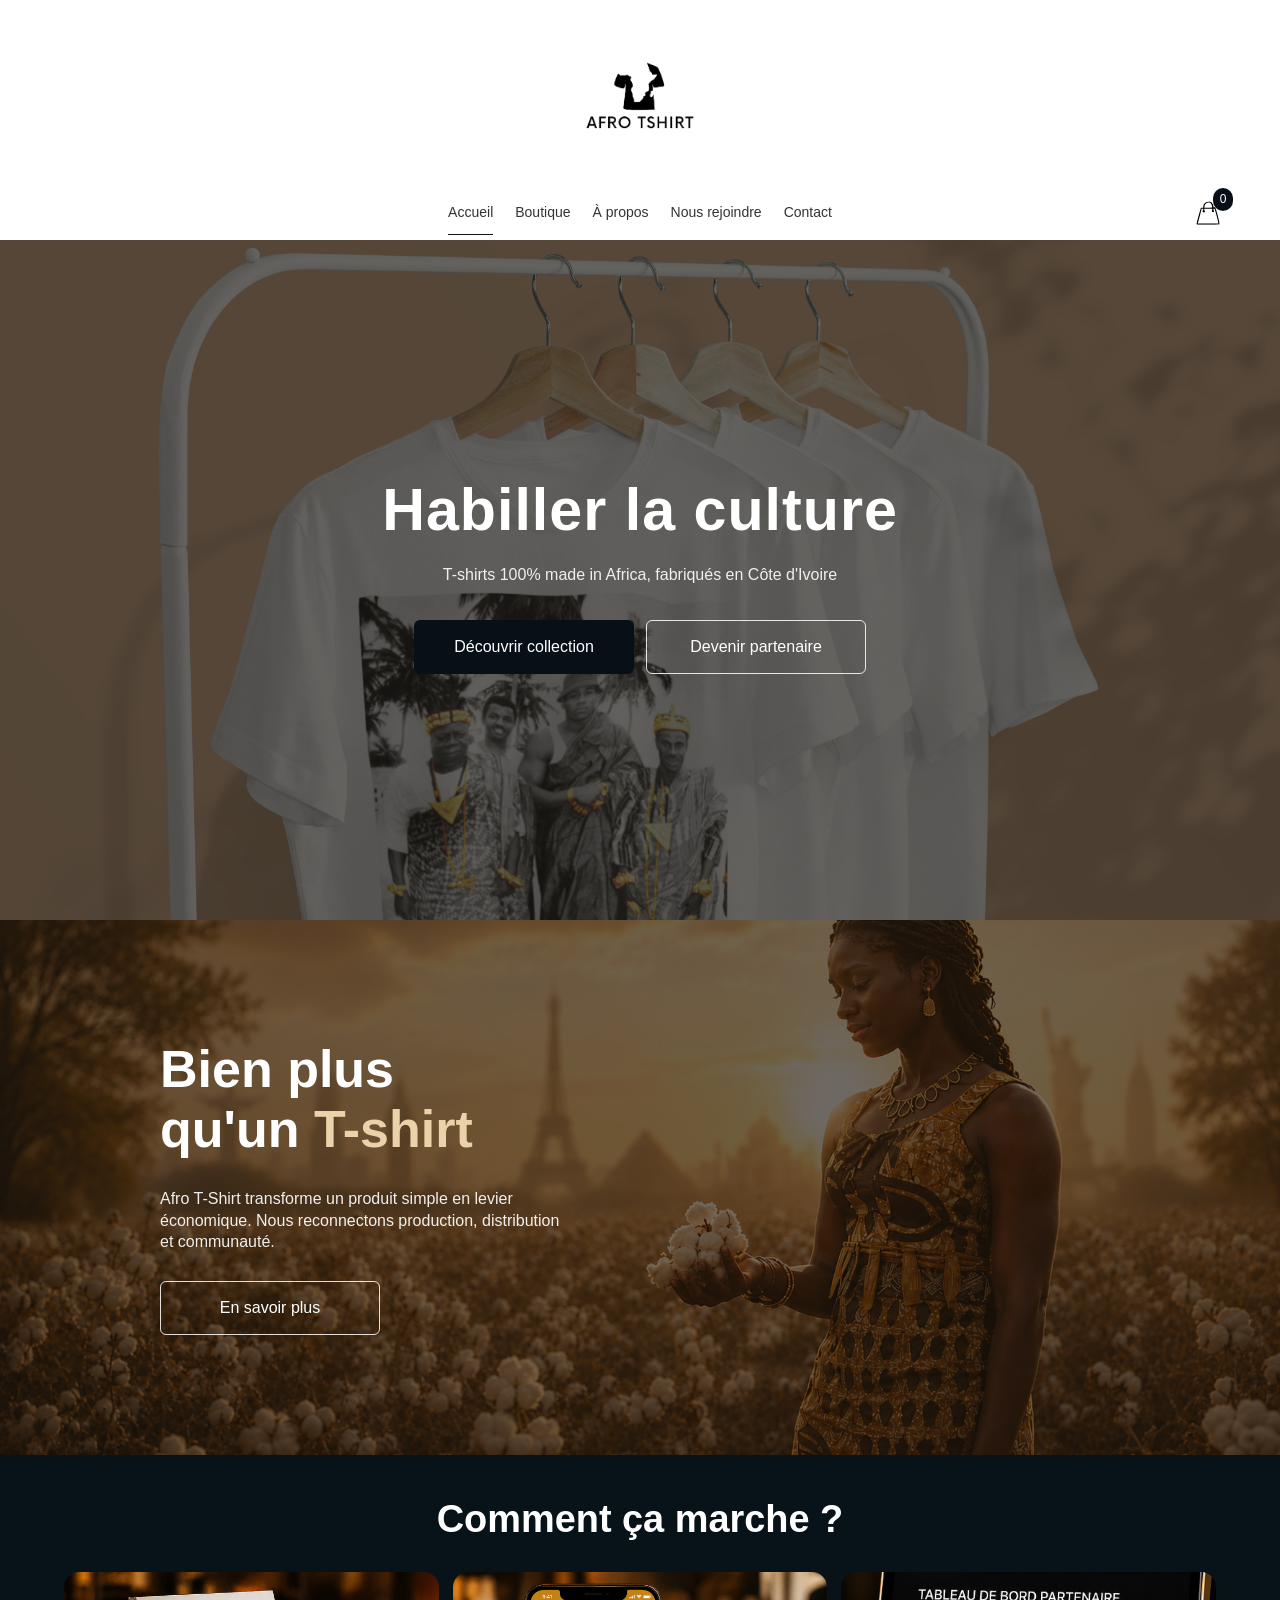
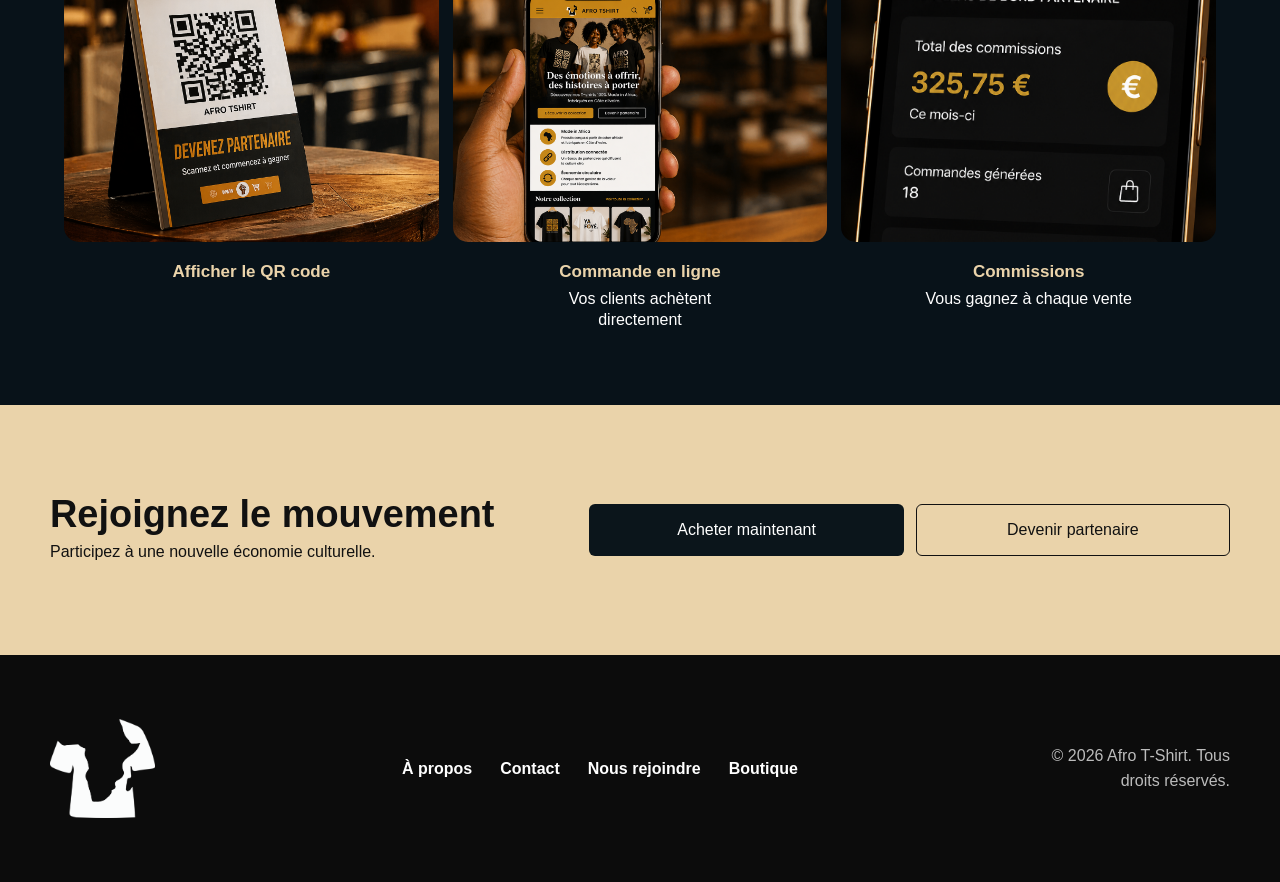
<file: index.html>
<!DOCTYPE html>
<html lang="fr">
    <head>
        <meta charset="UTF-8">
        <meta name="viewport" content="width=device-width, initial-scale=1.0">
        <title>Afro T-Shirt | Habiller la culture</title>
        <meta name="description"
            content="Afro T-Shirt propose des t-shirts 100% made in Africa, fabriqués en Côte d'Ivoire.">
        <link rel="stylesheet" href="style.css">
        <script src="js/produits-data.js" defer></script>
        <script src="js/panier.js" defer></script>
        <script src="js/navigation.js" defer></script>
    </head>
    <body>
        <a class="skip-link" href="#contenu">Aller au contenu</a>

        <!-- En-tête -->
        <header class="header">
            <div class="header-logo">
                <a href="index.html">
                    <img
                        src="./image/Logo_afro-tshirt.png"
                        alt="Logo Afro T-Shirt"
                    >
                </a>
            </div>
            <div class="header-navigation">
                <button class="menu-toggle" type="button" aria-expanded="false" aria-controls="navigation-principale" aria-label="Ouvrir le menu" hidden>
                    <img src="icon_menu_mobile.svg" alt="" aria-hidden="true" width="24" height="24">
                    <span>Menu</span>
                </button>
                <nav class="nav" id="navigation-principale" aria-label="Navigation principale">
                    <ul class="nav-list">
                        <li>
                            <a href="index.html" class="active" aria-current="page">
                                Accueil
                            </a>
                        </li>
                        <li>
                            <a href="boutique.html">
                                Boutique
                            </a>
                        </li>
                        <li>
                            <a href="a-propos.html">
                                À propos
                            </a>
                        </li>
                        <li>
                            <a href="nous-rejoindre.html">
                                Nous rejoindre
                            </a>
                        </li>
                        <li>
                            <a href="contact.html">
                                Contact
                            </a>
                        </li>
                    </ul>
                </nav>
                <a
                    href="panier.html"
                    class="cart-link"
                    aria-label="Voir le panier"
                >
                    <img src="image/panier_01.svg" alt="" aria-hidden="true" width="24" height="24">
                </a>
            </div>
        </header>
        <main id="contenu" tabindex="-1">

            <!-- Hero -->
            <section class="hero">
                <div class="hero-overlay"></div>
                <div class="hero-content">
                    <h1>Habiller la culture</h1>
                    <p class="hero-subtitle">
                        T-shirts 100% made in Africa, fabriqués en Côte d'Ivoire
                    </p>
                    <div class="hero-buttons">
                        <a
                            href="boutique.html"
                            class="btn btn-primary"
                        >
                            Découvrir collection
                        </a>
                        <a
                            href="nous-rejoindre.html"
                            class="btn btn-outline"
                        >
                            Devenir partenaire
                        </a>
                    </div>
                </div>
            </section>

            <!-- Manifeste -->
            <section class="manifesto">
                <div class="manifesto-overlay"></div>
                <div class="manifesto-content">
                    <h2>
                        Bien plus<br>
                        qu'un <span>T-shirt</span>
                    </h2>
                    <p>
                        Afro T-Shirt transforme un produit simple en levier
                        économique. Nous reconnectons production,
                        distribution et communauté.
                    </p>
                    <a
                        href="a-propos.html"
                        class="btn btn-outline-light"
                    >
                        En savoir plus
                    </a>
                </div>
            </section>

            <!-- Comment ça marche -->
            <section class="how-it-works">
                <div class="container">
                    <h2 class="section-title">
                        Comment ça marche ?
                    </h2>
                    <div class="steps-grid">
                        <article class="step-card">
                            <img
                                src="image/qr code.webp"
                                alt="QR code partenaire Afro T-Shirt"
                            >
                            <div class="step-card-content">
                                <h3>Afficher le QR code</h3>
                            </div>
                        </article>
                        <article class="step-card">
                            <img
                                src="image/commande-en-ligne.webp"
                                alt="Commande en ligne Afro T-Shirt"
                            >
                            <div class="step-card-content">
                                <h3>Commande en ligne</h3>
                                <p>Vos clients achètent directement</p>
                            </div>
                        </article>
                        <article class="step-card">
                            <img
                                src="image/commission.webp"
                                alt="Commissions Afro T-Shirt"
                            >
                            <div class="step-card-content">
                                <h3>Commissions</h3>
                                <p>Vous gagnez à chaque vente</p>
                            </div>
                        </article>
                    </div>
                </div>
            </section>

            <!-- Appel à l’action -->
            <section class="final-cta">
                <div class="container final-cta-container">
                    <div class="final-cta-content">
                        <h2>
                            Rejoignez le mouvement
                        </h2>
                        <p>
                            Participez à une nouvelle économie culturelle.
                        </p>
                    </div>
                    <div class="final-cta-buttons">
                        <a
                            href="boutique.html"
                            class="btn btn-dark"
                        >
                            Acheter maintenant
                        </a>
                        <a
                            href="nous-rejoindre.html"
                            class="btn btn-outline-dark"
                        >
                            Devenir partenaire
                        </a>
                    </div>
                </div>
            </section>
        </main>

        <!-- Pied de page -->
        <footer class="footer">
            <div class="container footer-container">
                <div class="footer-logo">
                    <a href="index.html">
                        <img
                            src="./image/AFRO_TSHIRT_BL.png"
                            alt="Logo Afro T-Shirt"
                        >
                    </a>
                </div>
                <nav
                    class="footer-nav"
                    aria-label="Navigation pied de page"
                >
                    <ul>
                        <li>
                            <a href="a-propos.html">
                                À propos
                            </a>
                        </li>
                        <li>
                            <a href="contact.html">
                                Contact
                            </a>
                        </li>
                        <li>
                            <a href="nous-rejoindre.html">
                                Nous rejoindre
                            </a>
                        </li>
                        <li>
                            <a href="boutique.html">
                                Boutique
                            </a>
                        </li>
                    </ul>
                </nav>
                <div class="footer-copyright">
                    <p>
                        © 2026 Afro T-Shirt. Tous droits réservés.
                    </p>
                </div>
            </div>
        </footer>
    </body>
</html>
</file>
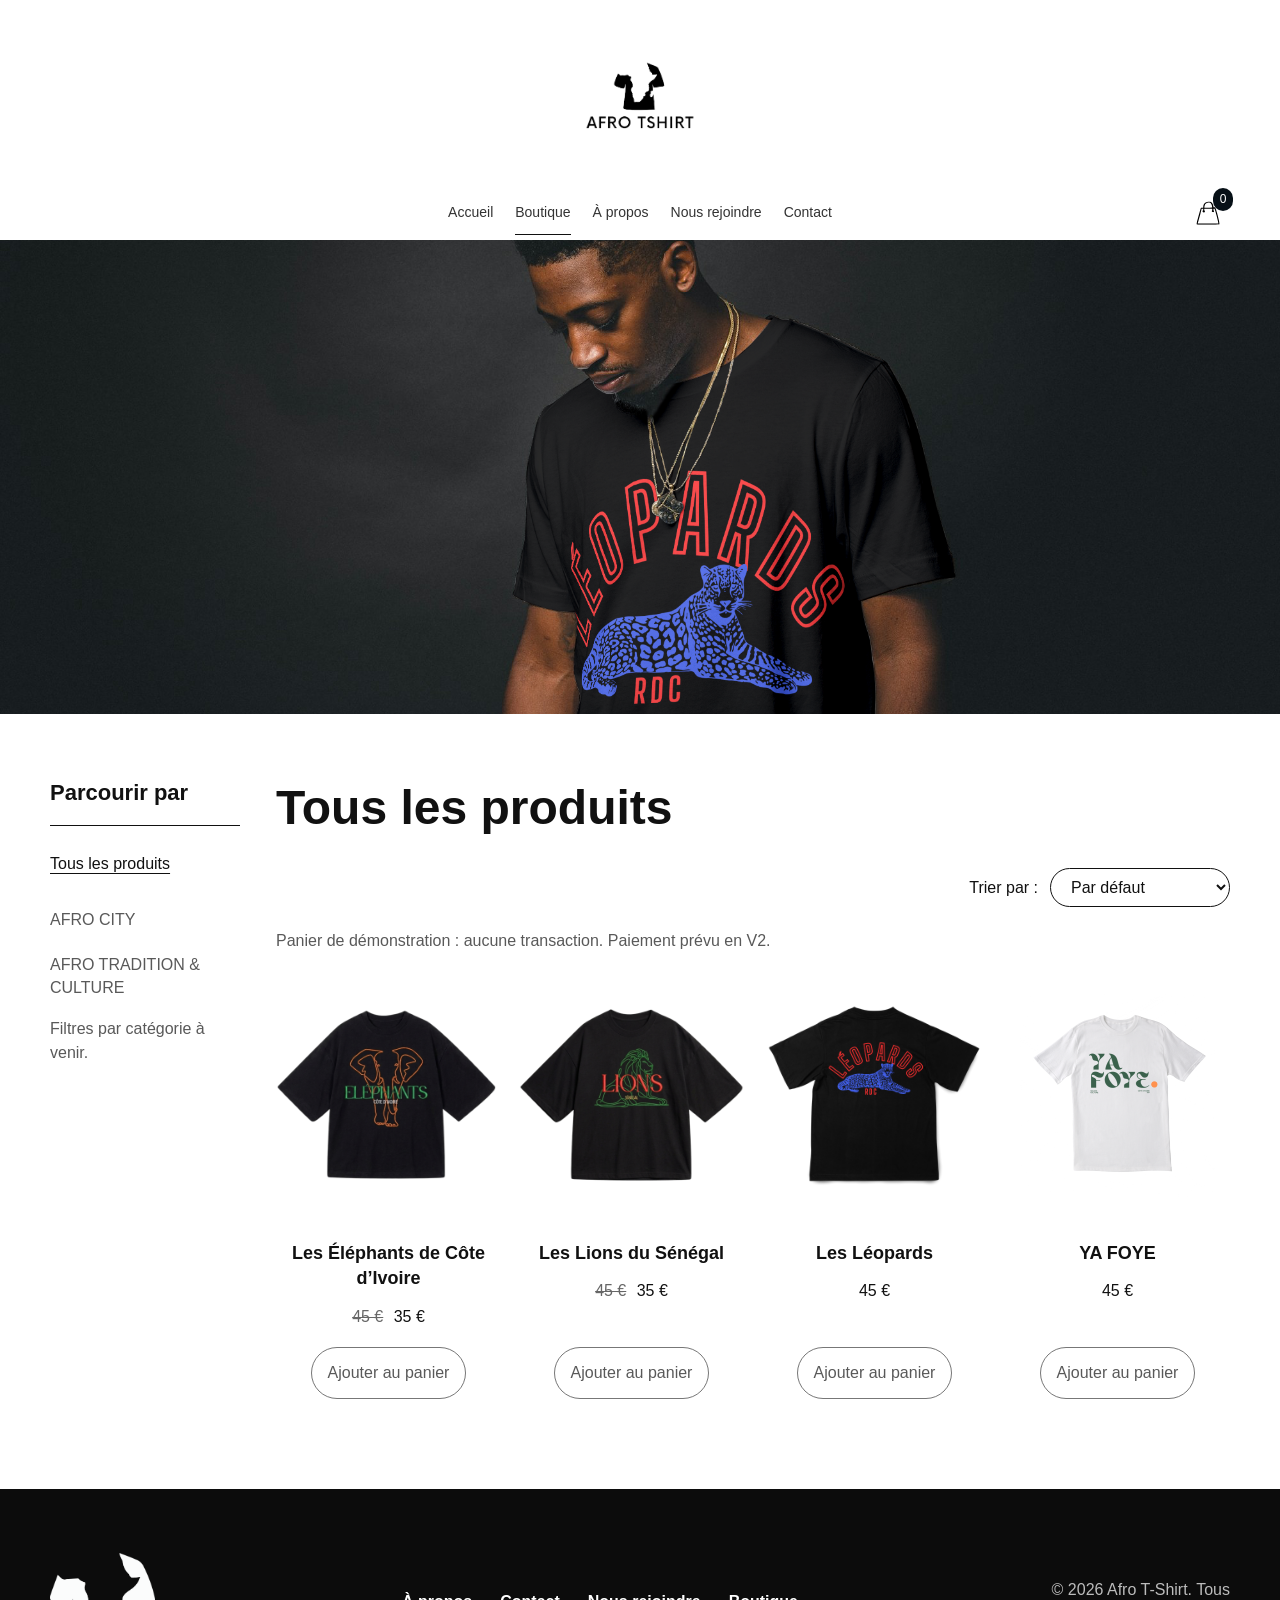
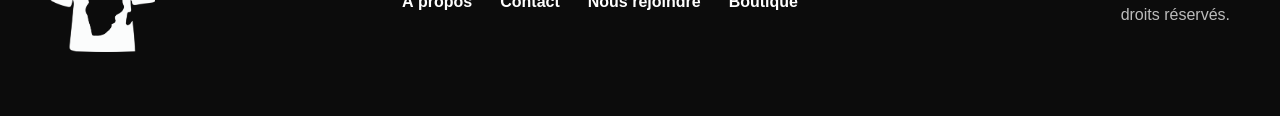
<file: boutique.html>
<!DOCTYPE html>
<html lang="fr">
    <head>
        <meta charset="UTF-8">
        <meta name="viewport" content="width=device-width, initial-scale=1.0">
        <title>Boutique | Afro T-Shirt</title>
        <meta name="description" content="Découvrez les t-shirts Afro Tshirt : Les Éléphants, Les Lions, Les Léopards et YA FOYE.">
        <link rel="stylesheet" href="style.css">
        <script src="js/produits-data.js" defer></script>
        <script src="js/panier.js" defer></script>
        <script src="js/navigation.js" defer></script>
        <script src="js/boutique.js" defer></script>
    </head>
    <body class="boutique-page">
        <a class="skip-link" href="#contenu">Aller au contenu</a>
        <!-- En-tête -->
        <header class="header">
            <div class="header-logo">
                <a href="index.html">
                    <img
                        src="./image/Logo_afro-tshirt.png"
                        alt="Logo Afro T-Shirt"
                    >
                </a>
            </div>
            <div class="header-navigation">
                <button class="menu-toggle" type="button" aria-expanded="false" aria-controls="navigation-principale" aria-label="Ouvrir le menu" hidden>
                    <img src="icon_menu_mobile.svg" alt="" aria-hidden="true" width="24" height="24">
                    <span>Menu</span>
                </button>
                <nav class="nav" id="navigation-principale" aria-label="Navigation principale">
                    <ul class="nav-list">
                        <li>
                            <a href="index.html">
                                Accueil
                            </a>
                        </li>
                        <li>
                            <a href="boutique.html" class="active" aria-current="page">
                                Boutique
                            </a>
                        </li>
                        <li>
                            <a href="a-propos.html">
                                À propos
                            </a>
                        </li>
                        <li>
                            <a href="nous-rejoindre.html">
                                Nous rejoindre
                            </a>
                        </li>
                        <li>
                            <a href="contact.html">
                                Contact
                            </a>
                        </li>
                    </ul>
                </nav>
                <a
                    href="panier.html"
                    class="cart-link"
                    aria-label="Voir le panier"
                >
                    <img src="image/panier_01.svg" alt="" aria-hidden="true" width="24" height="24">
                </a>
            </div>
        </header>
        <main id="contenu" tabindex="-1">
            <!-- Bannière -->
            <div class="boutique-hero">
                <img src="image/hero_leopards.PNG" alt="Modèle portant un t-shirt noir Léopards au motif bleu et rouge." fetchpriority="high">
            </div>

            <!-- Catalogue -->
            <div class="container boutique-layout">
                <aside class="boutique-sidebar" aria-labelledby="boutique-browse-title">
                    <h2 id="boutique-browse-title">Parcourir par</h2>
                    <div class="boutique-categories">
                        <button type="button" class="boutique-category" aria-pressed="true" data-boutique-all>Tous les produits</button>
                        <button type="button" class="boutique-category" disabled aria-describedby="boutique-category-note">AFRO CITY</button>
                        <button type="button" class="boutique-category" disabled aria-describedby="boutique-category-note">AFRO TRADITION &amp; CULTURE</button>
                    </div>
                    <p class="boutique-note" id="boutique-category-note">Filtres par catégorie à venir.</p>
                </aside>
                <section class="boutique-catalogue" aria-labelledby="boutique-title">
                    <h1 id="boutique-title">Tous les produits</h1>
                    <div class="boutique-toolbar">
                        <label for="boutique-sort">Trier par :</label>
                        <select id="boutique-sort">
                            <option value="initial">Par défaut</option>
                            <option value="ascending">Prix croissant</option>
                            <option value="descending">Prix décroissant</option>
                        </select>
                    </div>
                    <p class="boutique-note" id="boutique-cart-note">Panier de démonstration : aucune transaction. Paiement prévu en V2.</p>
                    <p class="boutique-sr-only" id="boutique-status" role="status"></p>
                    <div class="boutique-grid" id="boutique-products"></div>
                    <noscript><p>Activez JavaScript pour afficher les produits et utiliser le tri.</p></noscript>
                </section>
            </div>
        </main>

        <!-- Pied de page -->
        <footer class="footer">
            <div class="container footer-container">
                <div class="footer-logo">
                    <a href="index.html">
                        <img
                            src="./image/AFRO_TSHIRT_BL.png"
                            alt="Logo Afro T-Shirt"
                        >
                    </a>
                </div>
                <nav
                    class="footer-nav"
                    aria-label="Navigation pied de page"
                >
                    <ul>
                        <li>
                            <a href="a-propos.html">
                                À propos
                            </a>
                        </li>
                        <li>
                            <a href="contact.html">
                                Contact
                            </a>
                        </li>
                        <li>
                            <a href="nous-rejoindre.html">
                                Nous rejoindre
                            </a>
                        </li>
                        <li>
                            <a href="boutique.html" aria-current="page">
                                Boutique
                            </a>
                        </li>
                    </ul>
                </nav>
                <div class="footer-copyright">
                    <p>
                        © 2026 Afro T-Shirt. Tous droits réservés.
                    </p>
                </div>
            </div>
        </footer>
    </body>
</html>
</file>
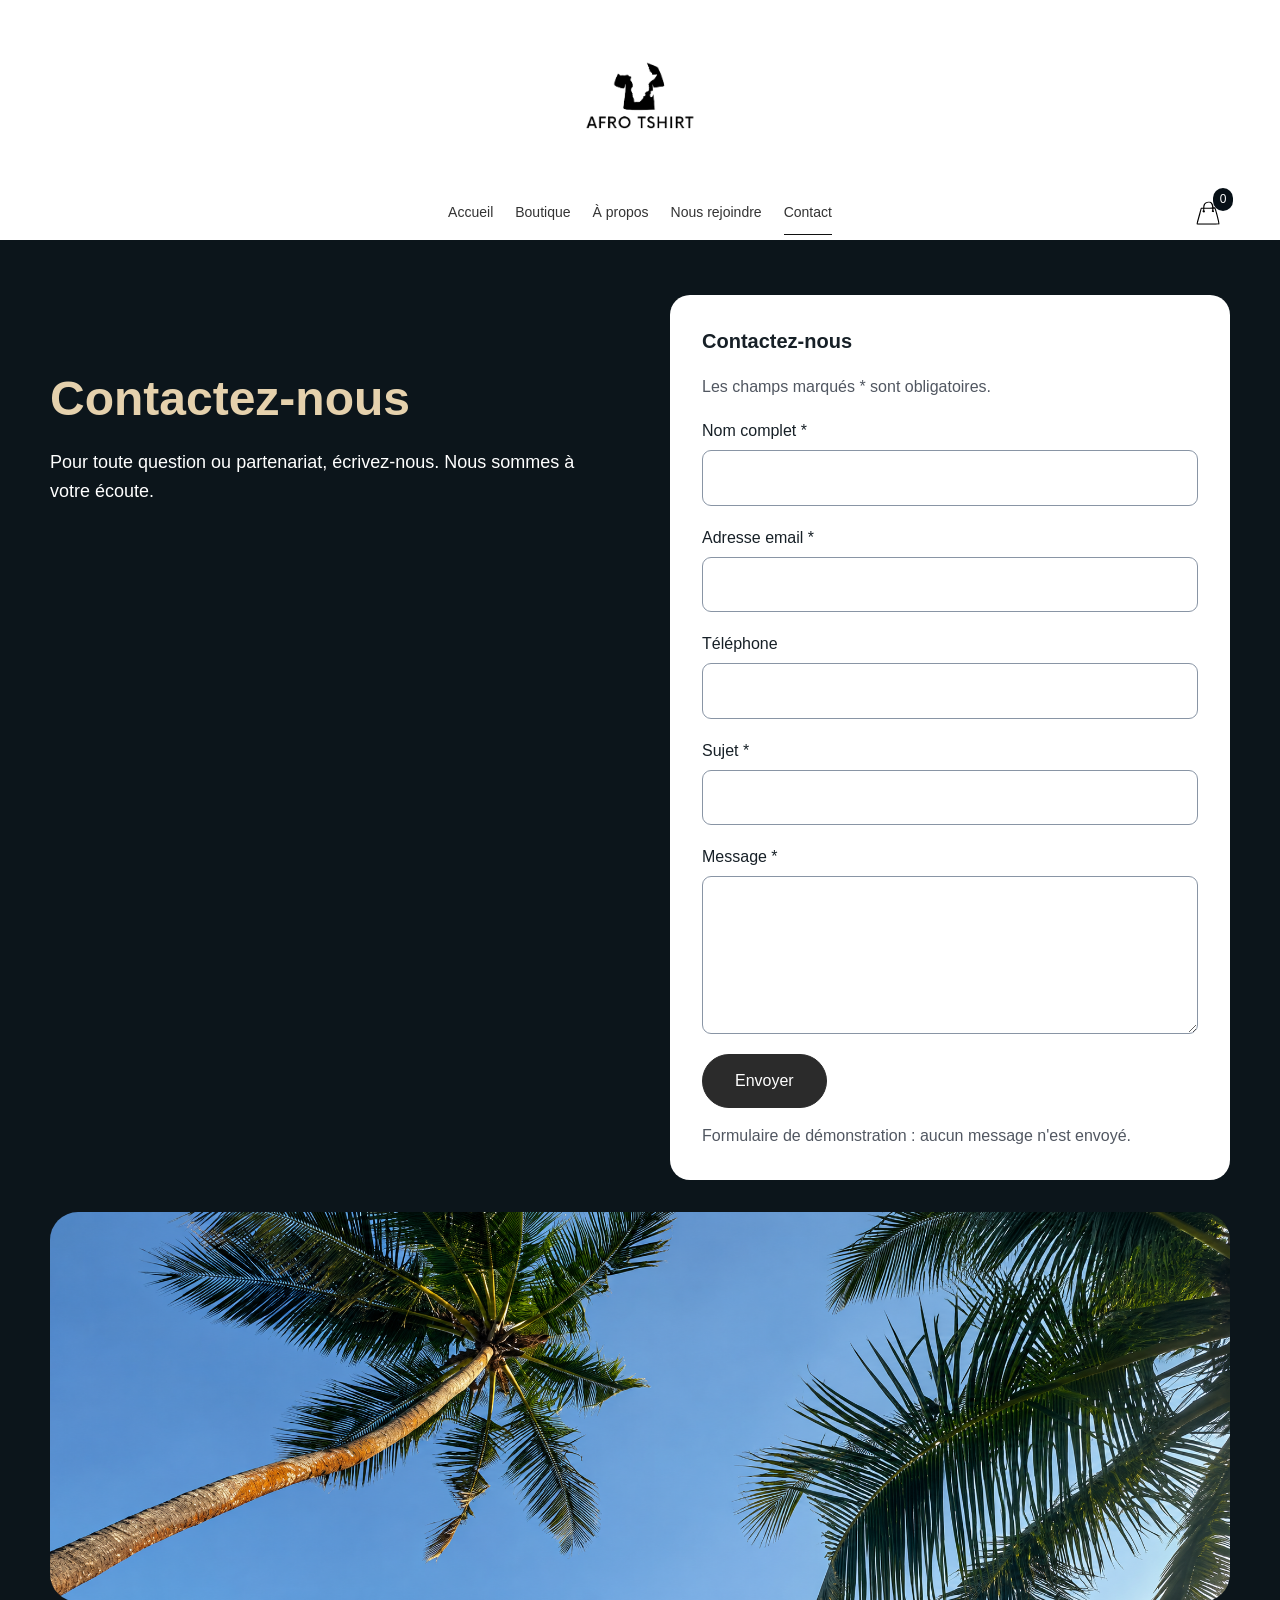
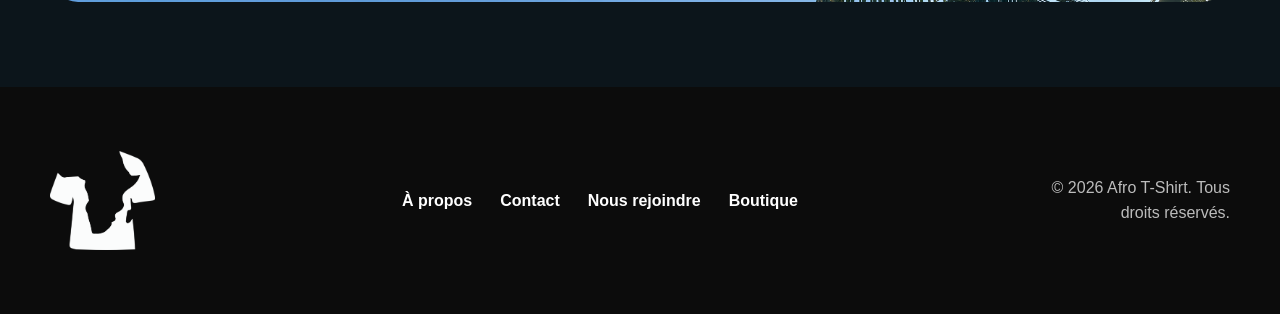
<file: contact.html>
<!DOCTYPE html>
<html lang="fr">
    <head>
        <meta charset="UTF-8">
        <meta name="viewport" content="width=device-width, initial-scale=1.0">
        <title>Contact | Afro T-Shirt</title>
        <meta name="description" content="Contactez Afro Tshirt pour vos questions, partenariats, projets textiles et demandes d’affiliation.">
        <link rel="stylesheet" href="style.css">
        <script src="js/produits-data.js" defer></script>
        <script src="js/panier.js" defer></script>
        <script src="js/navigation.js" defer></script>
        <script src="js/contact.js" defer></script>
    </head>
    <body class="contact-page">
        <a class="skip-link" href="#contenu">Aller au contenu</a>
        <!-- En-tête -->
        <header class="header">
            <div class="header-logo">
                <a href="index.html">
                    <img
                        src="./image/Logo_afro-tshirt.png"
                        alt="Logo Afro T-Shirt"
                    >
                </a>
            </div>
            <div class="header-navigation">
                <button class="menu-toggle" type="button" aria-expanded="false" aria-controls="navigation-principale" aria-label="Ouvrir le menu" hidden>
                    <img src="icon_menu_mobile.svg" alt="" aria-hidden="true" width="24" height="24">
                    <span>Menu</span>
                </button>
                <nav class="nav" id="navigation-principale" aria-label="Navigation principale">
                    <ul class="nav-list">
                        <li>
                            <a href="index.html">
                                Accueil
                            </a>
                        </li>
                        <li>
                            <a href="boutique.html">
                                Boutique
                            </a>
                        </li>
                        <li>
                            <a href="a-propos.html">
                                À propos
                            </a>
                        </li>
                        <li>
                            <a href="nous-rejoindre.html">
                                Nous rejoindre
                            </a>
                        </li>
                        <li>
                            <a href="contact.html" class="active" aria-current="page">
                                Contact
                            </a>
                        </li>
                    </ul>
                </nav>
                <a
                    href="panier.html"
                    class="cart-link"
                    aria-label="Voir le panier"
                >
                    <img src="image/panier_01.svg" alt="" aria-hidden="true" width="24" height="24">
                </a>
            </div>
        </header>
        <main class="contact-main" id="contenu" tabindex="-1">
            <div class="container contact-layout">
                <section class="contact-intro" aria-labelledby="contact-title">
                    <h1 id="contact-title">Contactez-nous</h1>
                    <p>Pour toute question ou partenariat, écrivez-nous. Nous sommes à votre écoute.</p>
                </section>

                <!-- Formulaires par parcours -->
                <form class="contact-form" id="contact-general" data-contact-path="general" aria-label="Contactez-nous" aria-describedby="contact-general-required contact-general-demo">
                    <fieldset>
                        <legend class="contact-form-legend">Contactez-nous</legend>
                        <input type="hidden" name="objet" value="general">
                        <p class="contact-required" id="contact-general-required">Les champs marqués * sont obligatoires.</p>
                        <div class="contact-field">
                            <label for="contact-general-name">Nom complet *</label>
                            <input type="text" id="contact-general-name" name="name" aria-describedby="contact-general-name-error" data-required="true" required autocomplete="name">
                            <p class="contact-error" id="contact-general-name-error" hidden></p>
                        </div>
                        <div class="contact-field">
                            <label for="contact-general-email">Adresse email *</label>
                            <input type="email" id="contact-general-email" name="email" aria-describedby="contact-general-email-error" data-required="true" required autocomplete="email">
                            <p class="contact-error" id="contact-general-email-error" hidden></p>
                        </div>
                        <div class="contact-field">
                            <label for="contact-general-phone">Téléphone</label>
                            <input type="tel" id="contact-general-phone" name="phone" aria-describedby="contact-general-phone-error" autocomplete="tel">
                            <p class="contact-error" id="contact-general-phone-error" hidden></p>
                        </div>
                        <div class="contact-field">
                            <label for="contact-general-subject">Sujet *</label>
                            <input type="text" id="contact-general-subject" name="subject" aria-describedby="contact-general-subject-error" data-required="true" required>
                            <p class="contact-error" id="contact-general-subject-error" hidden></p>
                        </div>
                        <div class="contact-field">
                            <label for="contact-general-message">Message *</label>
                            <textarea id="contact-general-message" name="message" aria-describedby="contact-general-message-error" data-required="true" required rows="5"></textarea>
                            <p class="contact-error" id="contact-general-message-error" hidden></p>
                        </div>
                        <button class="contact-submit" type="submit" disabled>Envoyer</button>
                        <p class="contact-demo" id="contact-general-demo">Formulaire de démonstration : aucun message n'est envoyé.</p>
                        <noscript><p>Activez JavaScript pour sélectionner le parcours et tester la validation.</p></noscript>
                        <p class="contact-status" id="contact-general-status" role="status" aria-live="polite" aria-atomic="true"></p>
                    </fieldset>
                </form>

                <form class="contact-form" id="contact-projet-textile" data-contact-path="projet-textile" aria-label="Parlez-nous de votre projet textile" aria-describedby="contact-projet-textile-required contact-projet-textile-demo" hidden>
                    <fieldset disabled>
                        <legend class="contact-form-legend">Parlez-nous de votre projet textile</legend>
                        <input type="hidden" name="objet" value="projet-textile">
                        <p class="contact-required" id="contact-projet-textile-required">Les champs marqués * sont obligatoires.</p>
                        <div class="contact-field">
                            <label for="contact-projet-textile-name">Nom et prénom *</label>
                            <input type="text" id="contact-projet-textile-name" name="name" aria-describedby="contact-projet-textile-name-error" data-required="true" autocomplete="name">
                            <p class="contact-error" id="contact-projet-textile-name-error" hidden></p>
                        </div>
                        <div class="contact-field">
                            <label for="contact-projet-textile-email">Email *</label>
                            <input type="email" id="contact-projet-textile-email" name="email" aria-describedby="contact-projet-textile-email-error" data-required="true" autocomplete="email">
                            <p class="contact-error" id="contact-projet-textile-email-error" hidden></p>
                        </div>
                        <div class="contact-field">
                            <label for="contact-projet-textile-phone">Téléphone *</label>
                            <input type="tel" id="contact-projet-textile-phone" name="phone" aria-describedby="contact-projet-textile-phone-error" data-required="true" autocomplete="tel">
                            <p class="contact-error" id="contact-projet-textile-phone-error" hidden></p>
                        </div>
                        <div class="contact-field">
                            <label for="contact-projet-textile-organization">Entreprise / association</label>
                            <input type="text" id="contact-projet-textile-organization" name="organization" aria-describedby="contact-projet-textile-organization-error" autocomplete="organization">
                            <p class="contact-error" id="contact-projet-textile-organization-error" hidden></p>
                        </div>
                        <div class="contact-field">
                            <label for="contact-projet-textile-need">Type de besoin *</label>
                            <select id="contact-projet-textile-need" name="need" aria-describedby="contact-projet-textile-need-error" data-required="true">
                                <option value="">Choisissez une option</option>
                                <option value="T-shirts vierges">T-shirts vierges</option>
                                <option value="Impression textile">Impression textile</option>
                                <option value="Broderie">Broderie</option>
                                <option value="Confection sur mesure">Confection sur mesure</option>
                                <option value="Production en série">Production en série</option>
                                <option value="Autre">Autre</option>
                            </select>
                            <p class="contact-error" id="contact-projet-textile-need-error" hidden></p>
                        </div>
                        <div class="contact-field">
                            <label for="contact-projet-textile-quantity">Quantité estimée *</label>
                            <input type="number" id="contact-projet-textile-quantity" name="quantity" aria-describedby="contact-projet-textile-quantity-error" data-required="true" min="1" step="1" inputmode="numeric">
                            <p class="contact-error" id="contact-projet-textile-quantity-error" hidden></p>
                        </div>
                        <div class="contact-field">
                            <label for="contact-projet-textile-date">Date souhaitée</label>
                            <input type="date" id="contact-projet-textile-date" name="date" aria-describedby="contact-projet-textile-date-error">
                            <p class="contact-error" id="contact-projet-textile-date-error" hidden></p>
                        </div>
                        <div class="contact-field">
                            <label for="contact-projet-textile-description">Description du projet *</label>
                            <textarea id="contact-projet-textile-description" name="description" aria-describedby="contact-projet-textile-description-error" data-required="true" rows="5"></textarea>
                            <p class="contact-error" id="contact-projet-textile-description-error" hidden></p>
                        </div>
                        <button class="contact-submit" type="submit" disabled>Envoyer</button>
                        <p class="contact-demo" id="contact-projet-textile-demo">Formulaire de démonstration : aucun message n'est envoyé.</p>
                        <noscript><p>Activez JavaScript pour sélectionner le parcours et tester la validation.</p></noscript>
                        <p class="contact-status" id="contact-projet-textile-status" role="status" aria-live="polite" aria-atomic="true"></p>
                    </fieldset>
                </form>

                <form class="contact-form" id="contact-affiliation" data-contact-path="affiliation" aria-label="Rejoindre le réseau Afro T-Shirt" aria-describedby="contact-affiliation-required contact-affiliation-demo" hidden>
                    <fieldset disabled>
                        <legend class="contact-form-legend">Rejoindre le réseau Afro T-Shirt</legend>
                        <input type="hidden" name="objet" value="affiliation">
                        <p class="contact-required" id="contact-affiliation-required">Les champs marqués * sont obligatoires.</p>
                        <div class="contact-field">
                            <label for="contact-affiliation-name">Nom et prénom *</label>
                            <input type="text" id="contact-affiliation-name" name="name" aria-describedby="contact-affiliation-name-error" data-required="true" autocomplete="name">
                            <p class="contact-error" id="contact-affiliation-name-error" hidden></p>
                        </div>
                        <div class="contact-field">
                            <label for="contact-affiliation-email">Email *</label>
                            <input type="email" id="contact-affiliation-email" name="email" aria-describedby="contact-affiliation-email-error" data-required="true" autocomplete="email">
                            <p class="contact-error" id="contact-affiliation-email-error" hidden></p>
                        </div>
                        <div class="contact-field">
                            <label for="contact-affiliation-phone">Téléphone *</label>
                            <input type="tel" id="contact-affiliation-phone" name="phone" aria-describedby="contact-affiliation-phone-error" data-required="true" autocomplete="tel">
                            <p class="contact-error" id="contact-affiliation-phone-error" hidden></p>
                        </div>
                        <div class="contact-field">
                            <label for="contact-affiliation-structure">Nom de la structure ou du compte *</label>
                            <input type="text" id="contact-affiliation-structure" name="structure" aria-describedby="contact-affiliation-structure-error" data-required="true">
                            <p class="contact-error" id="contact-affiliation-structure-error" hidden></p>
                        </div>
                        <div class="contact-field">
                            <label for="contact-affiliation-profile">Profil *</label>
                            <select id="contact-affiliation-profile" name="profile" aria-describedby="contact-affiliation-profile-error" data-required="true">
                                <option value="">Choisissez une option</option>
                                <option value="Commerce">Commerce</option>
                                <option value="Média">Média</option>
                                <option value="Créateur de contenu / influenceur">Créateur de contenu / influenceur</option>
                                <option value="Association">Association</option>
                                <option value="Autre">Autre</option>
                            </select>
                            <p class="contact-error" id="contact-affiliation-profile-error" hidden></p>
                        </div>
                        <div class="contact-field">
                            <label for="contact-affiliation-location">Ville et pays *</label>
                            <input type="text" id="contact-affiliation-location" name="location" aria-describedby="contact-affiliation-location-error" data-required="true">
                            <p class="contact-error" id="contact-affiliation-location-error" hidden></p>
                        </div>
                        <div class="contact-field">
                            <label for="contact-affiliation-website">Site internet ou réseau social</label>
                            <input type="url" id="contact-affiliation-website" name="website" aria-describedby="contact-affiliation-website-error" autocomplete="url">
                            <p class="contact-error" id="contact-affiliation-website-error" hidden></p>
                        </div>
                        <div class="contact-field">
                            <label for="contact-affiliation-audience">Audience ou clientèle estimée</label>
                            <input type="text" id="contact-affiliation-audience" name="audience" aria-describedby="contact-affiliation-audience-error">
                            <p class="contact-error" id="contact-affiliation-audience-error" hidden></p>
                        </div>
                        <div class="contact-field">
                            <label for="contact-affiliation-motivation">Motivation *</label>
                            <textarea id="contact-affiliation-motivation" name="motivation" aria-describedby="contact-affiliation-motivation-error" data-required="true" rows="5"></textarea>
                            <p class="contact-error" id="contact-affiliation-motivation-error" hidden></p>
                        </div>
                        <button class="contact-submit" type="submit" disabled>Envoyer</button>
                        <p class="contact-demo" id="contact-affiliation-demo">Formulaire de démonstration : aucun message n'est envoyé.</p>
                        <noscript><p>Activez JavaScript pour sélectionner le parcours et tester la validation.</p></noscript>
                        <p class="contact-status" id="contact-affiliation-status" role="status" aria-live="polite" aria-atomic="true"></p>
                    </fieldset>
                </form>

                <!-- Photographie -->
                <div class="contact-photo">
                    <img src="image/Palmiers_contact.png" alt="Palmiers sous un ciel bleu" width="2172" height="724" loading="lazy">
                </div>
            </div>
        </main>

        <!-- Pied de page -->
        <footer class="footer">
            <div class="container footer-container">
                <div class="footer-logo">
                    <a href="index.html">
                        <img
                            src="./image/AFRO_TSHIRT_BL.png"
                            alt="Logo Afro T-Shirt"
                        >
                    </a>
                </div>
                <nav
                    class="footer-nav"
                    aria-label="Navigation pied de page"
                >
                    <ul>
                        <li>
                            <a href="a-propos.html">
                                À propos
                            </a>
                        </li>
                        <li>
                            <a href="contact.html" aria-current="page">
                                Contact
                            </a>
                        </li>
                        <li>
                            <a href="nous-rejoindre.html">
                                Nous rejoindre
                            </a>
                        </li>
                        <li>
                            <a href="boutique.html">
                                Boutique
                            </a>
                        </li>
                    </ul>
                </nav>
                <div class="footer-copyright">
                    <p>
                        © 2026 Afro T-Shirt. Tous droits réservés.
                    </p>
                </div>
            </div>
        </footer>
    </body>
</html>
</file>
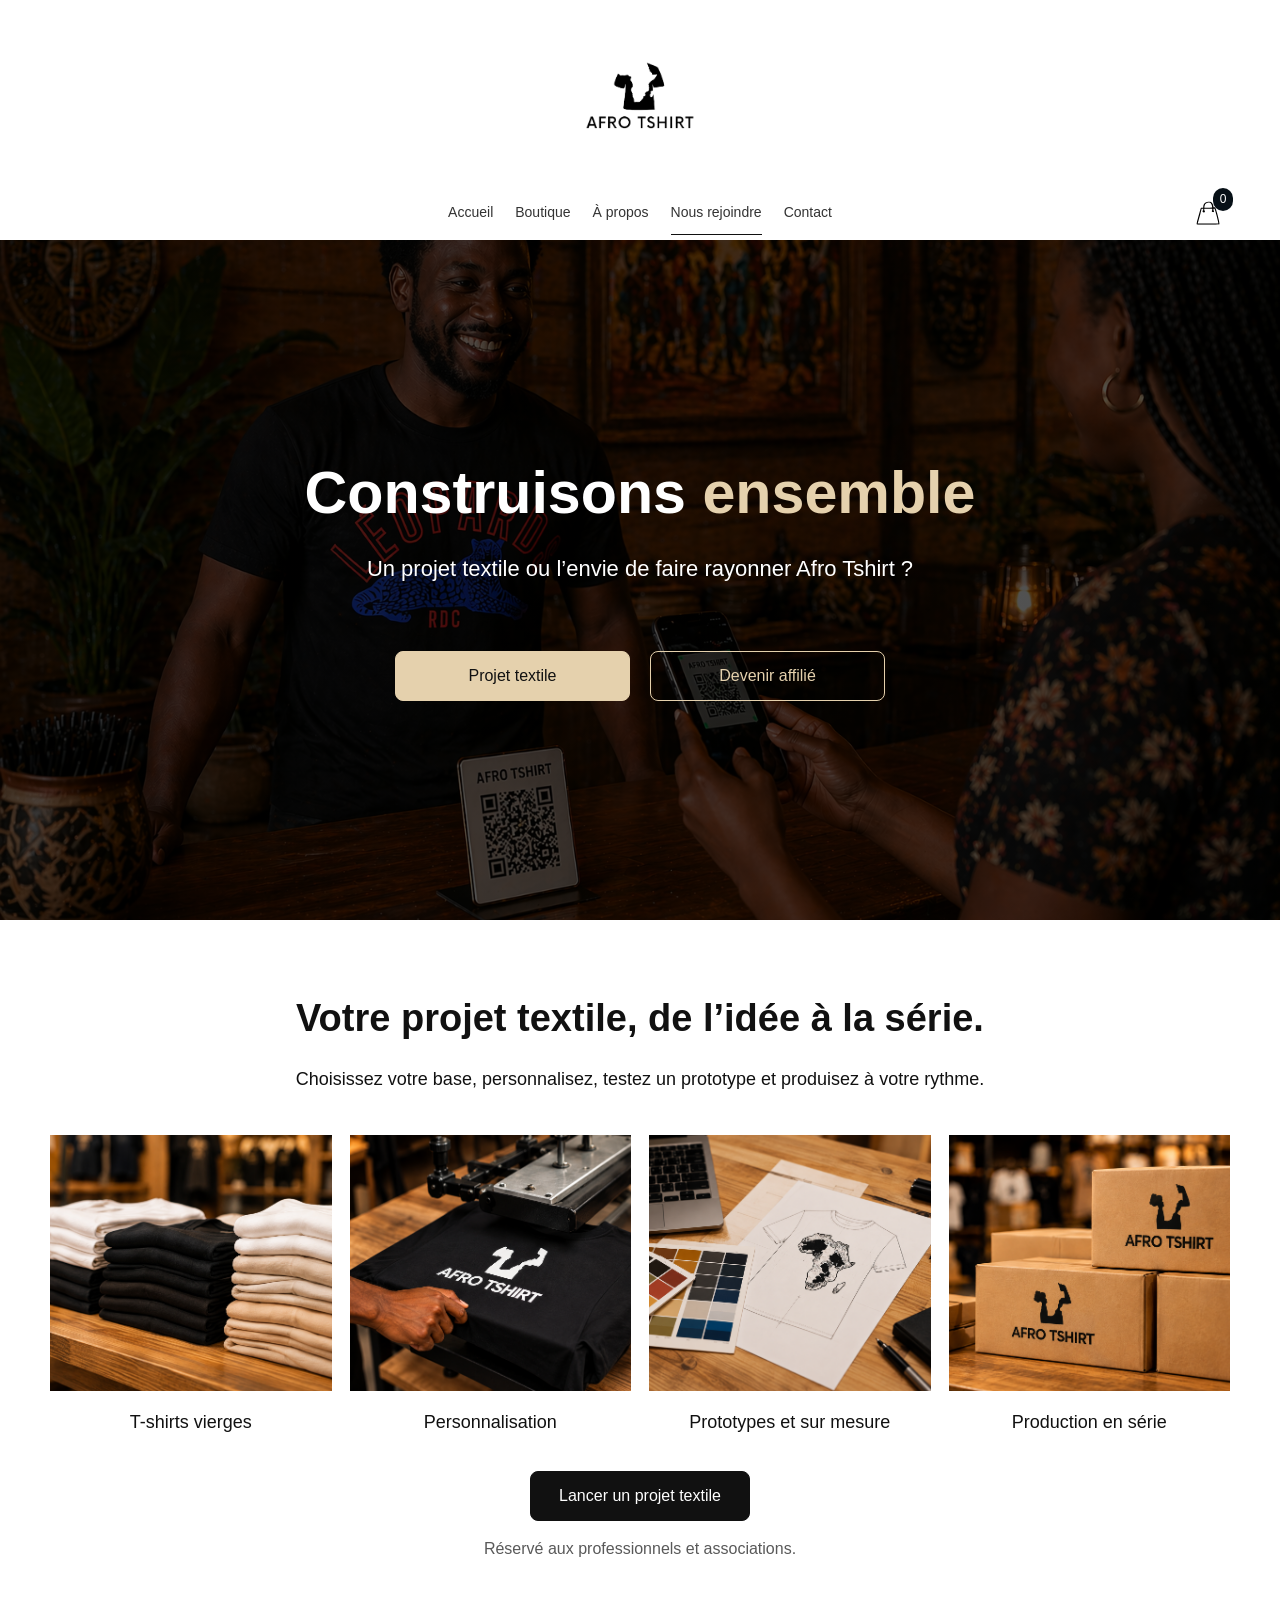
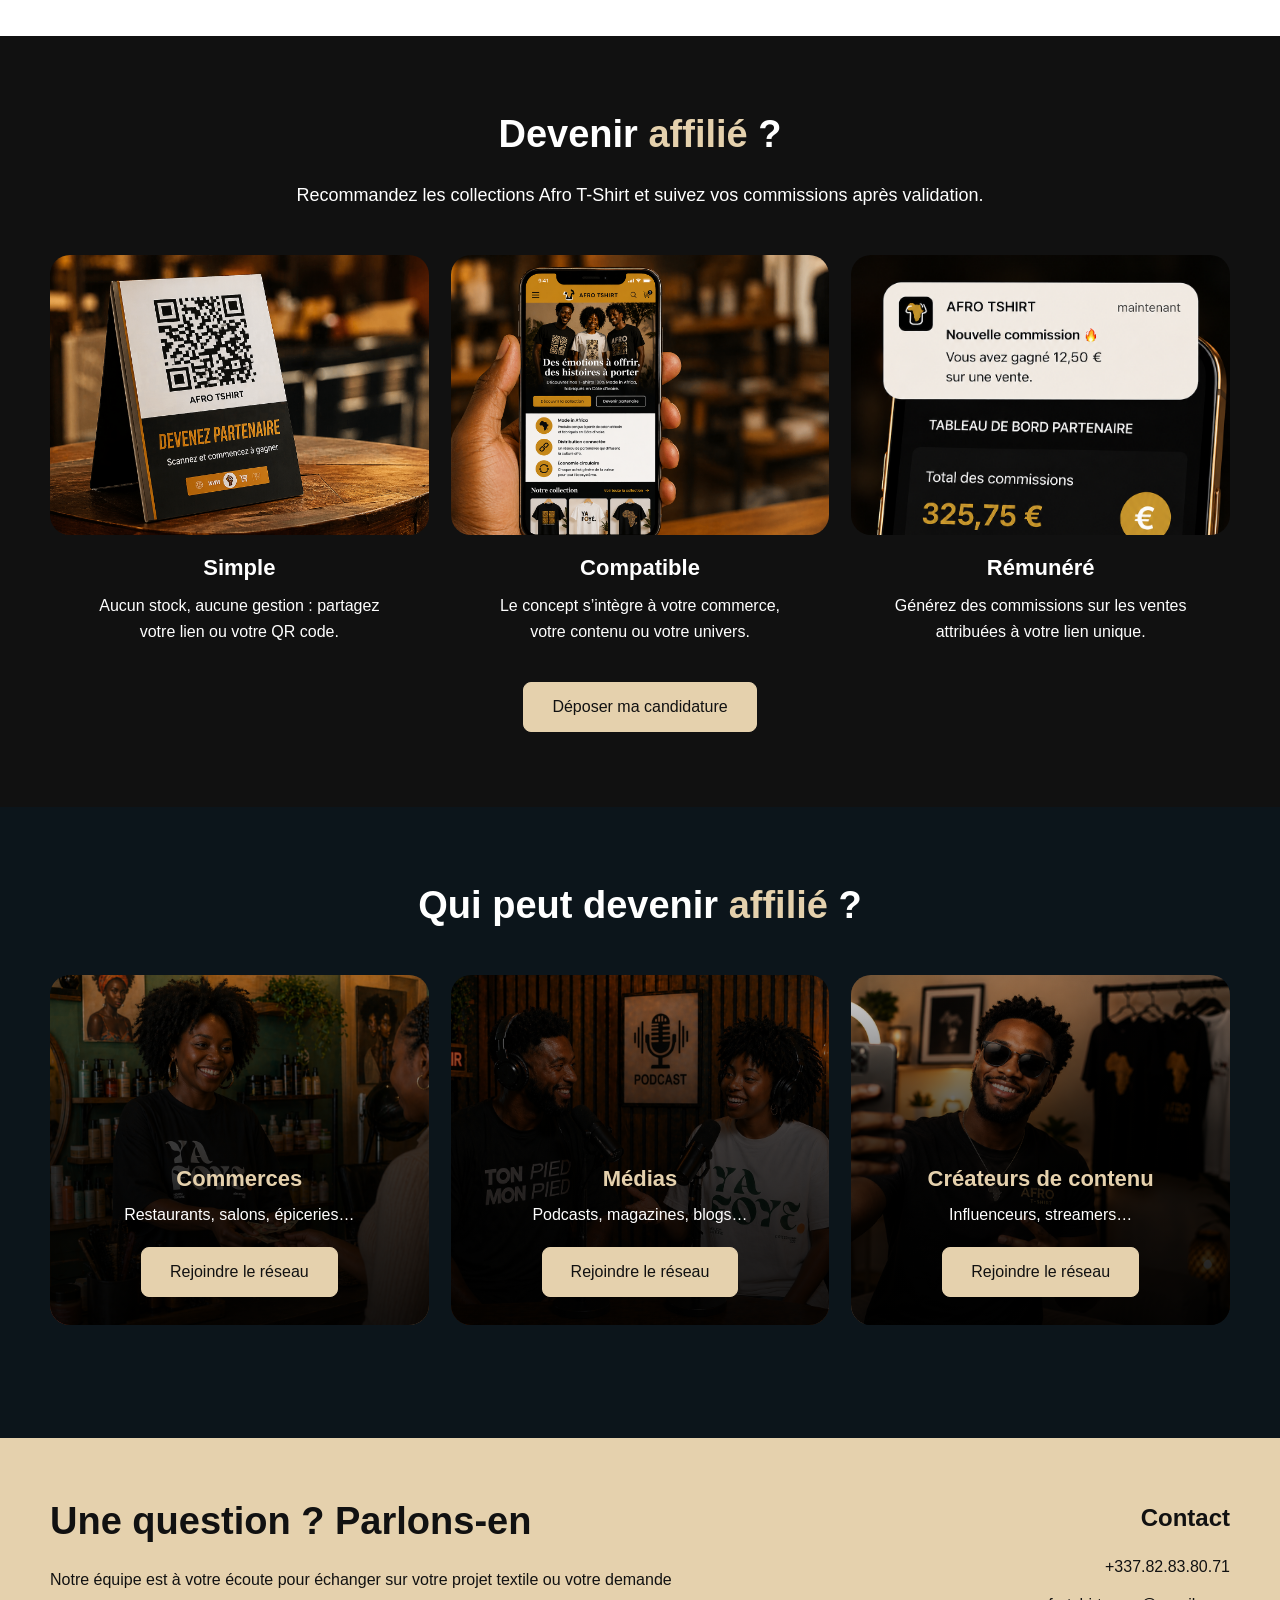
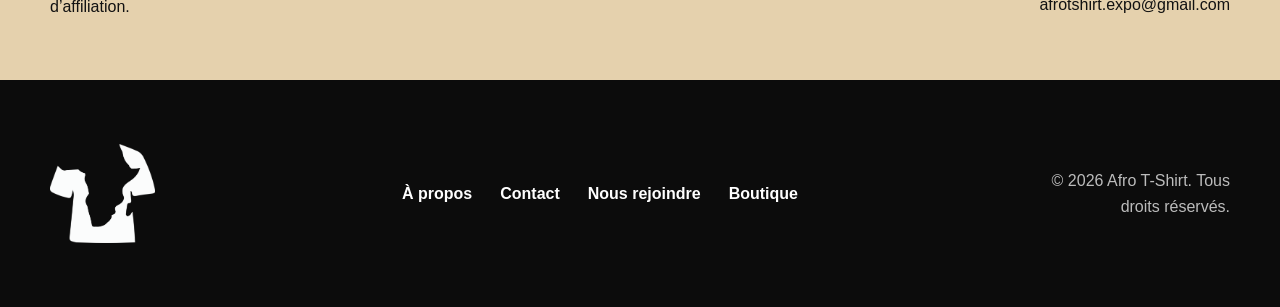
<file: nous-rejoindre.html>
<!DOCTYPE html>
<html lang="fr">
    <head>
        <meta charset="UTF-8">
        <meta name="viewport" content="width=device-width, initial-scale=1.0">
        <title>Nous rejoindre | Afro T-Shirt</title>
        <meta name="description" content="Construisons ensemble : développez votre projet textile ou découvrez le réseau d’affiliation Afro Tshirt.">
        <link rel="stylesheet" href="style.css">
        <script src="js/produits-data.js" defer></script>
        <script src="js/panier.js" defer></script>
        <script src="js/navigation.js" defer></script>
    </head>
    <body class="rejoindre-page">
        <a class="skip-link" href="#contenu">Aller au contenu</a>
        <!-- En-tête -->
        <header class="header">
            <div class="header-logo">
                <a href="index.html">
                    <img
                        src="./image/Logo_afro-tshirt.png"
                        alt="Logo Afro T-Shirt"
                    >
                </a>
            </div>
            <div class="header-navigation">
                <button class="menu-toggle" type="button" aria-expanded="false" aria-controls="navigation-principale" aria-label="Ouvrir le menu" hidden>
                    <img src="icon_menu_mobile.svg" alt="" aria-hidden="true" width="24" height="24">
                    <span>Menu</span>
                </button>
                <nav class="nav" id="navigation-principale" aria-label="Navigation principale">
                    <ul class="nav-list">
                        <li>
                            <a href="index.html">
                                Accueil
                            </a>
                        </li>
                        <li>
                            <a href="boutique.html">
                                Boutique
                            </a>
                        </li>
                        <li>
                            <a href="a-propos.html">
                                À propos
                            </a>
                        </li>
                        <li>
                            <a href="nous-rejoindre.html" class="active" aria-current="page">
                                Nous rejoindre
                            </a>
                        </li>
                        <li>
                            <a href="contact.html">
                                Contact
                            </a>
                        </li>
                    </ul>
                </nav>
                <a
                    href="panier.html"
                    class="cart-link"
                    aria-label="Voir le panier"
                >
                    <img src="image/panier_01.svg" alt="" aria-hidden="true" width="24" height="24">
                </a>
            </div>
        </header>
        <main id="contenu" tabindex="-1">
            <!-- Hero -->
            <section class="rejoindre-hero" aria-labelledby="rejoindre-title">
                <div class="container rejoindre-hero-content">
                    <h1 id="rejoindre-title">Construisons <span>ensemble</span></h1>
                    <p>Un projet textile ou l’envie de faire rayonner Afro Tshirt ?</p>
                    <div class="rejoindre-hero-buttons">
                        <a class="rejoindre-button" href="#projet-textile">Projet textile</a>
                        <a class="rejoindre-button rejoindre-button-outline" href="#affiliation">Devenir affilié</a>
                    </div>
                </div>
            </section>

            <!-- Projet textile -->
            <section class="rejoindre-textile" id="projet-textile" aria-labelledby="rejoindre-textile-title">
                <div class="container">
                    <h2 id="rejoindre-textile-title">Votre projet textile, de l’idée à la série.</h2>
                    <p class="rejoindre-subtitle">Choisissez votre base, personnalisez, testez un prototype et produisez à votre rythme.</p>
                    <div class="rejoindre-textile-grid">
                        <figure class="rejoindre-textile-card">
                            <img src="image/tshirts-vierges.png" alt="Piles de t-shirts vierges noirs, blancs et beiges." loading="lazy">
                            <figcaption>T-shirts vierges</figcaption>
                        </figure>
                        <figure class="rejoindre-textile-card">
                            <img src="image/personnalistaion.png" alt="Personnalisation d’un t-shirt noir avec une presse textile." loading="lazy">
                            <figcaption>Personnalisation</figcaption>
                        </figure>
                        <figure class="rejoindre-textile-card">
                            <img src="image/prototypes.png" alt="Croquis de t-shirt et nuancier sur une table de travail." loading="lazy">
                            <figcaption>Prototypes et sur mesure</figcaption>
                        </figure>
                        <figure class="rejoindre-textile-card">
                            <img src="image/Production-serie.png" alt="Cartons Afro Tshirt préparés pour l’expédition." loading="lazy">
                            <figcaption>Production en série</figcaption>
                        </figure>
                    </div>
                    <a class="rejoindre-button rejoindre-button-dark" href="contact.html?objet=projet-textile">Lancer un projet textile</a>
                    <p class="rejoindre-professional-note">Réservé aux professionnels et associations.</p>
                </div>
            </section>

            <!-- Affiliation -->
            <section class="rejoindre-affiliation" id="affiliation" aria-labelledby="rejoindre-affiliation-title">
                <div class="container">
                    <h2 id="rejoindre-affiliation-title">Devenir <span>affilié</span> ?</h2>
                    <p class="rejoindre-subtitle">Recommandez les collections Afro T-Shirt et suivez vos commissions après validation.</p>
                    <div class="rejoindre-benefits-grid">
                        <article class="rejoindre-benefit">
                            <img src="image/qr code.webp" alt="Présentoir partenaire avec un QR code." loading="lazy">
                            <h3>Simple</h3>
                            <p>Aucun stock, aucune gestion : partagez votre lien ou votre QR code.</p>
                        </article>
                        <article class="rejoindre-benefit">
                            <img src="image/commande-en-ligne.webp" alt="Collections Afro Tshirt consultées sur un téléphone." loading="lazy">
                            <h3>Compatible</h3>
                            <p>Le concept s’intègre à votre commerce, votre contenu ou votre univers.</p>
                        </article>
                        <article class="rejoindre-benefit">
                            <img src="image/commission.webp" alt="Illustration d’un tableau de bord de commissions sur un téléphone." loading="lazy">
                            <h3>Rémunéré</h3>
                            <p>Générez des commissions sur les ventes attribuées à votre lien unique.</p>
                        </article>
                    </div>
                    <a class="rejoindre-button" href="contact.html?objet=affiliation">Déposer ma candidature</a>
                </div>
            </section>

            <!-- Profils affiliés -->
            <section class="rejoindre-profiles" aria-labelledby="rejoindre-profiles-title">
                <div class="container">
                    <h2 id="rejoindre-profiles-title">Qui peut devenir <span>affilié</span> ?</h2>
                    <div class="rejoindre-profiles-grid">
                        <article class="rejoindre-profile">
                            <img src="image/commerces.webp" alt="Une commerçante accueille une cliente dans un salon." loading="lazy">
                            <div class="rejoindre-profile-content">
                                <h3>Commerces</h3>
                                <p>Restaurants, salons, épiceries…</p>
                                <a class="rejoindre-button" href="contact.html?objet=affiliation" aria-label="Rejoindre le réseau — Commerces">Rejoindre le réseau</a>
                            </div>
                        </article>
                        <article class="rejoindre-profile">
                            <img src="image/medias.webp" alt="Deux personnes enregistrent un podcast." loading="lazy">
                            <div class="rejoindre-profile-content">
                                <h3>Médias</h3>
                                <p>Podcasts, magazines, blogs…</p>
                                <a class="rejoindre-button" href="contact.html?objet=affiliation" aria-label="Rejoindre le réseau — Médias">Rejoindre le réseau</a>
                            </div>
                        </article>
                        <article class="rejoindre-profile">
                            <img src="image/createur.webp" alt="Un créateur filme une vidéo avec son téléphone." loading="lazy">
                            <div class="rejoindre-profile-content">
                                <h3>Créateurs de contenu</h3>
                                <p>Influenceurs, streamers…</p>
                                <a class="rejoindre-button" href="contact.html?objet=affiliation" aria-label="Rejoindre le réseau — Créateurs de contenu">Rejoindre le réseau</a>
                            </div>
                        </article>
                    </div>
                </div>
            </section>

            <!-- Contact -->
            <section class="rejoindre-contact" aria-labelledby="rejoindre-contact-title">
                <div class="container rejoindre-contact-layout">
                    <div>
                        <h2 id="rejoindre-contact-title">Une question ? Parlons-en</h2>
                        <p>Notre équipe est à votre écoute pour échanger sur votre projet textile ou votre demande d’affiliation.</p>
                    </div>
                    <div class="rejoindre-contact-details">
                        <h3>Contact</h3>
                        <address>
                            <a href="tel:+33782838071">+337.82.83.80.71</a>
                            <a href="mailto:afrotshirt.expo@gmail.com">afrotshirt.expo@gmail.com</a>
                        </address>
                    </div>
                </div>
            </section>
        </main>

        <!-- Pied de page -->
        <footer class="footer">
            <div class="container footer-container">
                <div class="footer-logo">
                    <a href="index.html">
                        <img
                            src="./image/AFRO_TSHIRT_BL.png"
                            alt="Logo Afro T-Shirt"
                        >
                    </a>
                </div>
                <nav
                    class="footer-nav"
                    aria-label="Navigation pied de page"
                >
                    <ul>
                        <li>
                            <a href="a-propos.html">
                                À propos
                            </a>
                        </li>
                        <li>
                            <a href="contact.html">
                                Contact
                            </a>
                        </li>
                        <li>
                            <a href="nous-rejoindre.html" aria-current="page">
                                Nous rejoindre
                            </a>
                        </li>
                        <li>
                            <a href="boutique.html">
                                Boutique
                            </a>
                        </li>
                    </ul>
                </nav>
                <div class="footer-copyright">
                    <p>
                        © 2026 Afro T-Shirt. Tous droits réservés.
                    </p>
                </div>
            </div>
        </footer>
    </body>
</html>
</file>
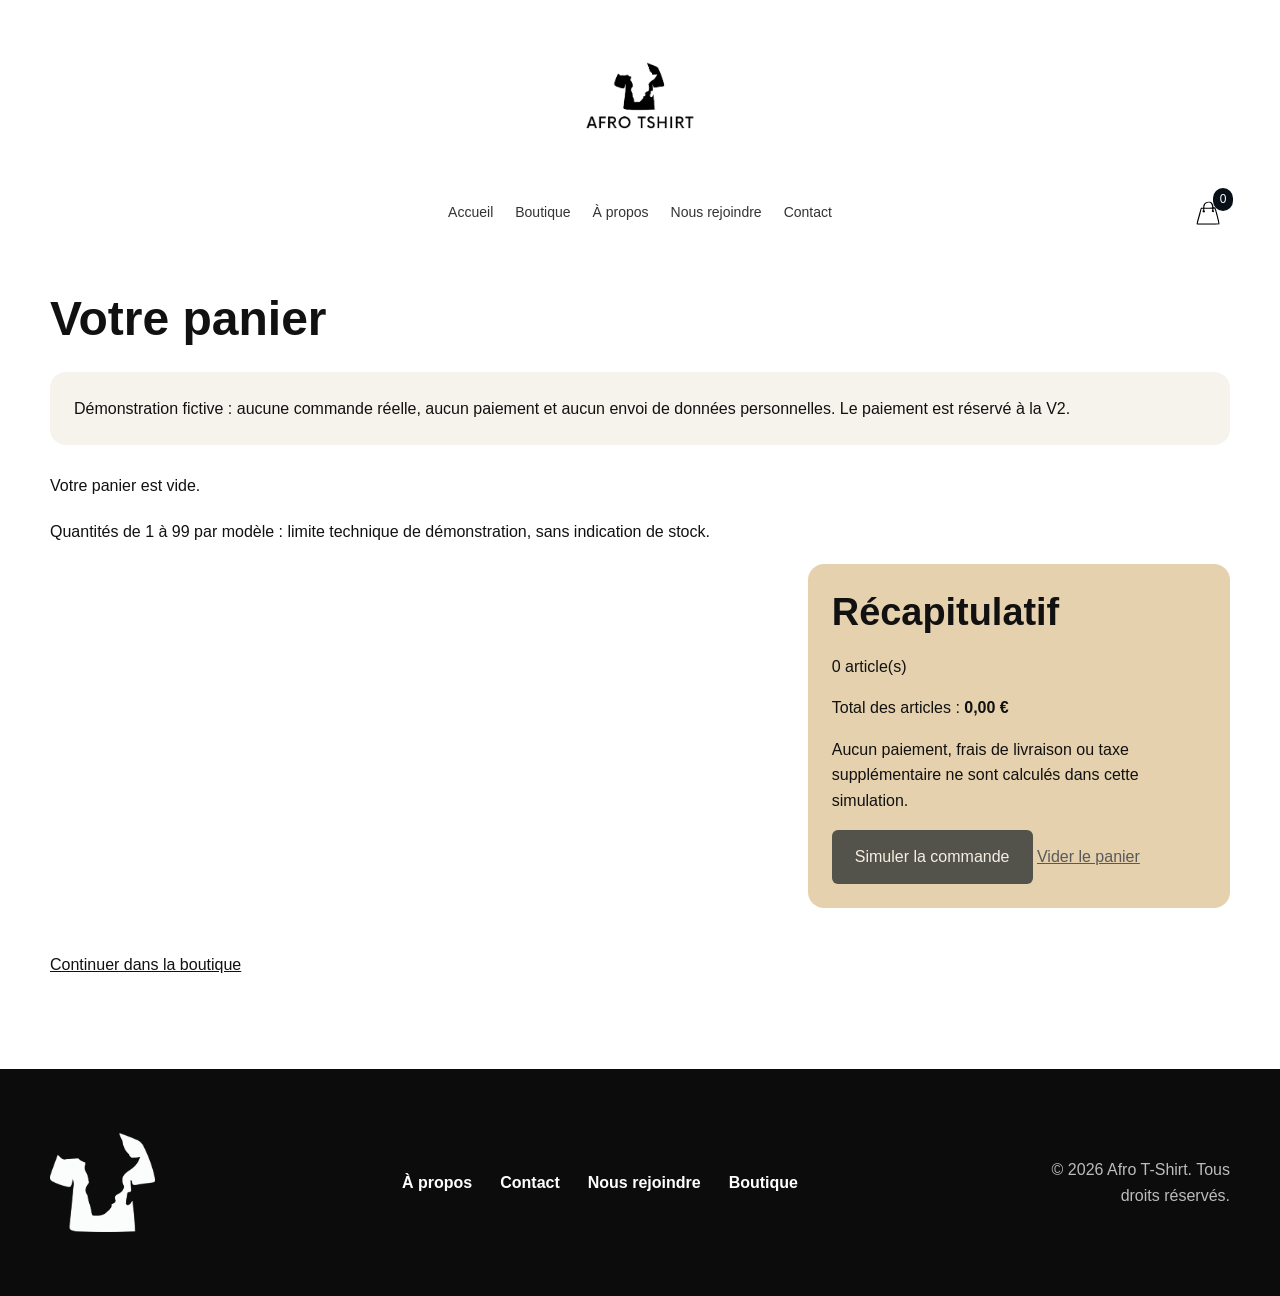
<file: panier.html>
<!DOCTYPE html>
<html lang="fr">
    <head>
        <meta charset="UTF-8">
        <meta name="viewport" content="width=device-width, initial-scale=1.0">
        <title>Panier de démonstration | Afro T-Shirt</title>
        <meta name="description" content="Gérez votre panier local Afro T-Shirt et testez une simulation de commande sans paiement.">
        <link rel="stylesheet" href="style.css">
        <script src="js/produits-data.js" defer></script>
        <script src="js/panier.js" defer></script>
        <script src="js/navigation.js" defer></script>
        <script src="js/panier-page.js" defer></script>
    </head>
    <body class="panier-page">
        <a class="skip-link" href="#contenu">Aller au contenu</a>
        <header class="header">
            <div class="header-logo">
                <a href="index.html">
                    <img
                        src="./image/Logo_afro-tshirt.png"
                        alt="Logo Afro T-Shirt"
                    >
                </a>
            </div>
            <div class="header-navigation">
                <button class="menu-toggle" type="button" aria-expanded="false" aria-controls="navigation-principale" aria-label="Ouvrir le menu" hidden>
                    <img src="icon_menu_mobile.svg" alt="" aria-hidden="true" width="24" height="24">
                    <span>Menu</span>
                </button>
                <nav class="nav" id="navigation-principale" aria-label="Navigation principale">
                    <ul class="nav-list">
                        <li>
                            <a href="index.html">
                                Accueil
                            </a>
                        </li>
                        <li>
                            <a href="boutique.html">
                                Boutique
                            </a>
                        </li>
                        <li>
                            <a href="a-propos.html">
                                À propos
                            </a>
                        </li>
                        <li>
                            <a href="nous-rejoindre.html">
                                Nous rejoindre
                            </a>
                        </li>
                        <li>
                            <a href="contact.html">
                                Contact
                            </a>
                        </li>
                    </ul>
                </nav>
                <a
                    href="panier.html"
                    class="cart-link"
                    aria-label="Voir le panier"
                >
                    <img src="image/panier_01.svg" alt="" aria-hidden="true" width="24" height="24">
                </a>
            </div>
        </header>
        <main class="panier-main" id="contenu" tabindex="-1">
            <div class="container">
                <h1>Votre panier</h1>
                <p class="panier-demo">Démonstration fictive : aucune commande réelle, aucun paiement et aucun envoi de données personnelles. Le paiement est réservé à la V2.</p>
                <noscript><p>Activez JavaScript pour gérer le panier et tester la simulation.</p></noscript>
                <p id="panier-empty" hidden>Votre panier est vide.</p>
                <p class="panier-help">Quantités de 1 à 99 par modèle : limite technique de démonstration, sans indication de stock.</p>
                <div class="panier-layout">
                    <section aria-label="Articles du panier" id="panier-items"></section>
                    <aside class="panier-summary" aria-labelledby="panier-summary-title">
                        <h2 id="panier-summary-title">Récapitulatif</h2>
                        <p><span id="panier-count">0</span> article(s)</p>
                        <p>Total des articles : <strong id="panier-total">0 €</strong></p>
                        <p>Aucun paiement, frais de livraison ou taxe supplémentaire ne sont calculés dans cette simulation.</p>
                        <button class="btn btn-dark" id="panier-start" type="button" disabled>Simuler la commande</button>
                        <button class="panier-link-button" id="panier-clear" type="button" disabled>Vider le panier</button>
                    </aside>
                </div>
                <section class="panier-checkout" id="panier-checkout" aria-labelledby="panier-checkout-title" hidden>
                    <h2 id="panier-checkout-title" tabindex="-1">Vérifier la simulation</h2>
                    <p>Aucune adresse, identité ou coordonnée bancaire n’est demandée. Cette étape ne déclenche aucune commande réelle.</p>
                    <ul id="panier-preview"></ul>
                    <p>Total fictif : <strong id="panier-preview-total"></strong></p>
                    <button class="btn btn-dark" type="button" id="panier-confirm">Confirmer la simulation fictive</button>
                    <button class="panier-link-button" type="button" id="panier-cancel">Annuler</button>
                </section>
                <section class="panier-receipt" id="panier-receipt" aria-labelledby="panier-receipt-title" hidden>
                    <h2 id="panier-receipt-title" tabindex="-1">Simulation terminée — aucune commande réelle</h2>
                    <p>Récapitulatif fictif conservé uniquement pendant l’affichage de cette page. Aucun débit, aucune réservation de stock, aucun email envoyé.</p>
                    <ul id="panier-receipt-items"></ul>
                    <p>Total fictif : <strong id="panier-receipt-total"></strong></p>
                    <p>Le panier de démonstration a été vidé.</p>
                </section>
                <a class="panier-back" href="boutique.html">Continuer dans la boutique</a>
            </div>
        </main>
        <footer class="footer">
            <div class="container footer-container">
                <div class="footer-logo">
                    <a href="index.html">
                        <img
                            src="./image/AFRO_TSHIRT_BL.png"
                            alt="Logo Afro T-Shirt"
                        >
                    </a>
                </div>
                <nav
                    class="footer-nav"
                    aria-label="Navigation pied de page"
                >
                    <ul>
                        <li>
                            <a href="a-propos.html">
                                À propos
                            </a>
                        </li>
                        <li>
                            <a href="contact.html">
                                Contact
                            </a>
                        </li>
                        <li>
                            <a href="nous-rejoindre.html">
                                Nous rejoindre
                            </a>
                        </li>
                        <li>
                            <a href="boutique.html">
                                Boutique
                            </a>
                        </li>
                    </ul>
                </nav>
                <div class="footer-copyright">
                    <p>
                        © 2026 Afro T-Shirt. Tous droits réservés.
                    </p>
                </div>
            </div>
        </footer>
    </body>
</html>
</file>
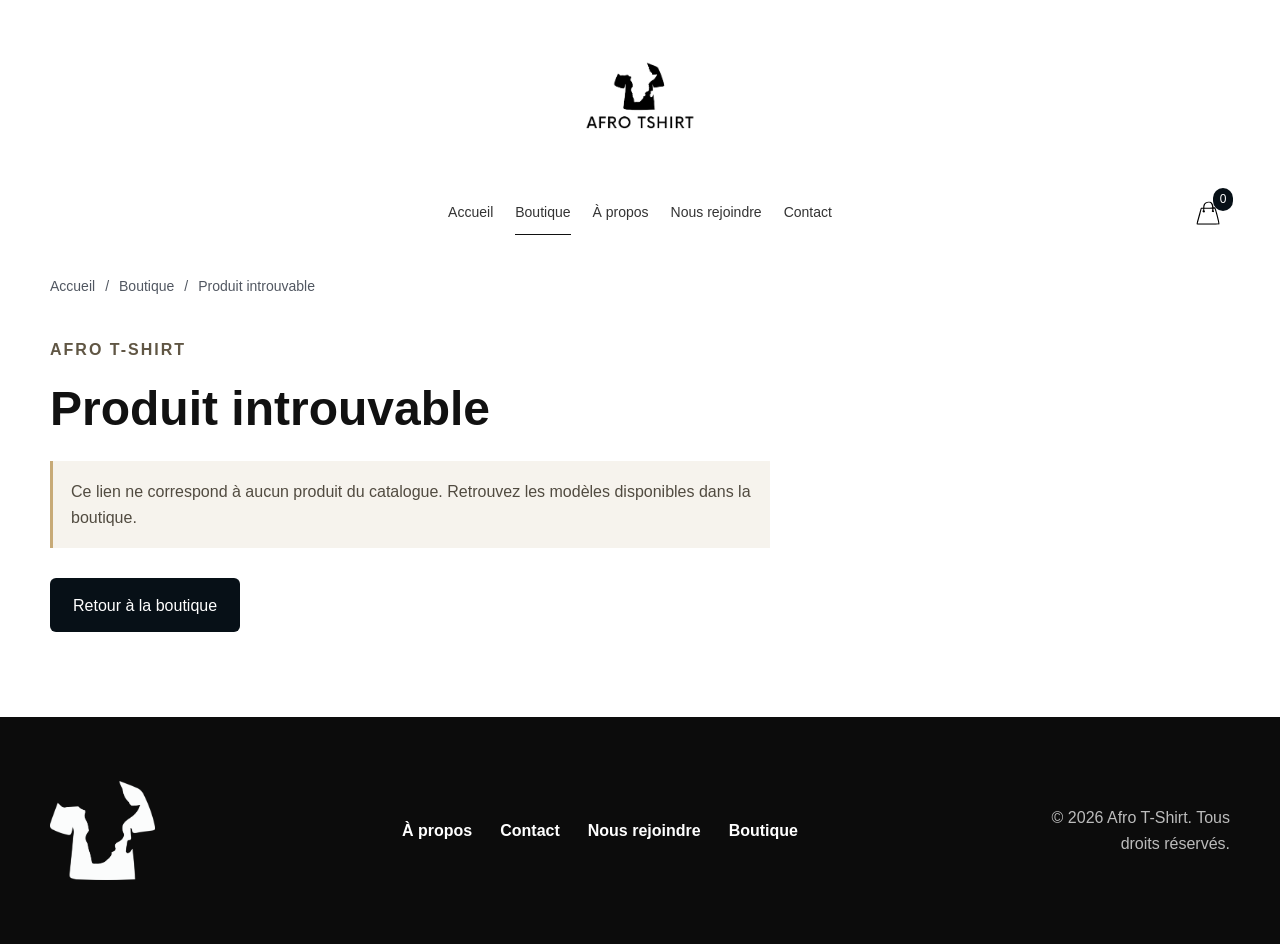
<file: produit.html>
<!DOCTYPE html>
<html lang="fr">
    <head>
        <meta charset="UTF-8">
        <meta name="viewport" content="width=device-width, initial-scale=1.0">
        <title>Fiche produit | Afro T-Shirt</title>
        <meta name="description" content="Découvrez les modèles de la boutique Afro T-Shirt.">
        <link rel="stylesheet" href="style.css">
        <script src="js/produits-data.js" defer></script>
        <script src="js/panier.js" defer></script>
        <script src="js/navigation.js" defer></script>
        <script src="js/produit.js" defer></script>
    </head>
    <body class="produit-page">
        <a class="skip-link" href="#contenu">Aller au contenu</a>
        <!-- En-tête -->
        <header class="header">
            <div class="header-logo">
                <a href="index.html">
                    <img
                        src="./image/Logo_afro-tshirt.png"
                        alt="Logo Afro T-Shirt"
                    >
                </a>
            </div>
            <div class="header-navigation">
                <button class="menu-toggle" type="button" aria-expanded="false" aria-controls="navigation-principale" aria-label="Ouvrir le menu" hidden>
                    <img src="icon_menu_mobile.svg" alt="" aria-hidden="true" width="24" height="24">
                    <span>Menu</span>
                </button>
                <nav class="nav" id="navigation-principale" aria-label="Navigation principale">
                    <ul class="nav-list">
                        <li>
                            <a href="index.html">
                                Accueil
                            </a>
                        </li>
                        <li>
                            <a href="boutique.html" class="active">
                                Boutique
                            </a>
                        </li>
                        <li>
                            <a href="a-propos.html">
                                À propos
                            </a>
                        </li>
                        <li>
                            <a href="nous-rejoindre.html">
                                Nous rejoindre
                            </a>
                        </li>
                        <li>
                            <a href="contact.html">
                                Contact
                            </a>
                        </li>
                    </ul>
                </nav>
                <a
                    href="panier.html"
                    class="cart-link"
                    aria-label="Voir le panier"
                >
                    <img src="image/panier_01.svg" alt="" aria-hidden="true" width="24" height="24">
                </a>
            </div>
        </header>
        <main class="produit-main" id="contenu" tabindex="-1">
            <div class="container">
                <nav class="produit-breadcrumb" aria-label="Fil d’Ariane">
                    <ol>
                        <li><a href="index.html">Accueil</a></li>
                        <li><a href="boutique.html">Boutique</a></li>
                        <li><span id="produit-breadcrumb-name" aria-current="page">Fiche produit</span></li>
                    </ol>
                </nav>

                <!-- Fiche produit -->
                <div class="produit-layout">
                    <div class="produit-gallery" id="produit-gallery" hidden></div>
                    <section class="produit-information" aria-labelledby="produit-title">
                        <p class="produit-eyebrow">AFRO T-SHIRT</p>
                        <h1 id="produit-title">Fiche produit</h1>
                        <p class="produit-price" id="produit-price" hidden></p>
                        <div class="produit-description" id="produit-description" hidden></div>
                        <div class="produit-specifications" id="produit-specifications" hidden></div>
                        <p class="produit-notice" id="produit-notice">Chargement de la fiche…</p>
                        <a class="btn btn-dark produit-back" href="boutique.html">Retour à la boutique</a>
                        <noscript><p>Activez JavaScript pour consulter les informations du produit.</p></noscript>
                    </section>
                </div>

                <!-- Autres modèles -->
                <section class="produit-related" id="produit-related" aria-labelledby="produit-related-title" hidden>
                    <h2 id="produit-related-title">Découvrir d’autres modèles</h2>
                    <div class="produit-related-grid" id="produit-related-grid"></div>
                </section>
            </div>
        </main>

        <!-- Pied de page -->
        <footer class="footer">
            <div class="container footer-container">
                <div class="footer-logo">
                    <a href="index.html">
                        <img
                            src="./image/AFRO_TSHIRT_BL.png"
                            alt="Logo Afro T-Shirt"
                        >
                    </a>
                </div>
                <nav
                    class="footer-nav"
                    aria-label="Navigation pied de page"
                >
                    <ul>
                        <li>
                            <a href="a-propos.html">
                                À propos
                            </a>
                        </li>
                        <li>
                            <a href="contact.html">
                                Contact
                            </a>
                        </li>
                        <li>
                            <a href="nous-rejoindre.html">
                                Nous rejoindre
                            </a>
                        </li>
                        <li>
                            <a href="boutique.html">
                                Boutique
                            </a>
                        </li>
                    </ul>
                </nav>
                <div class="footer-copyright">
                    <p>
                        © 2026 Afro T-Shirt. Tous droits réservés.
                    </p>
                </div>
            </div>
        </footer>
    </body>
</html>
</file>
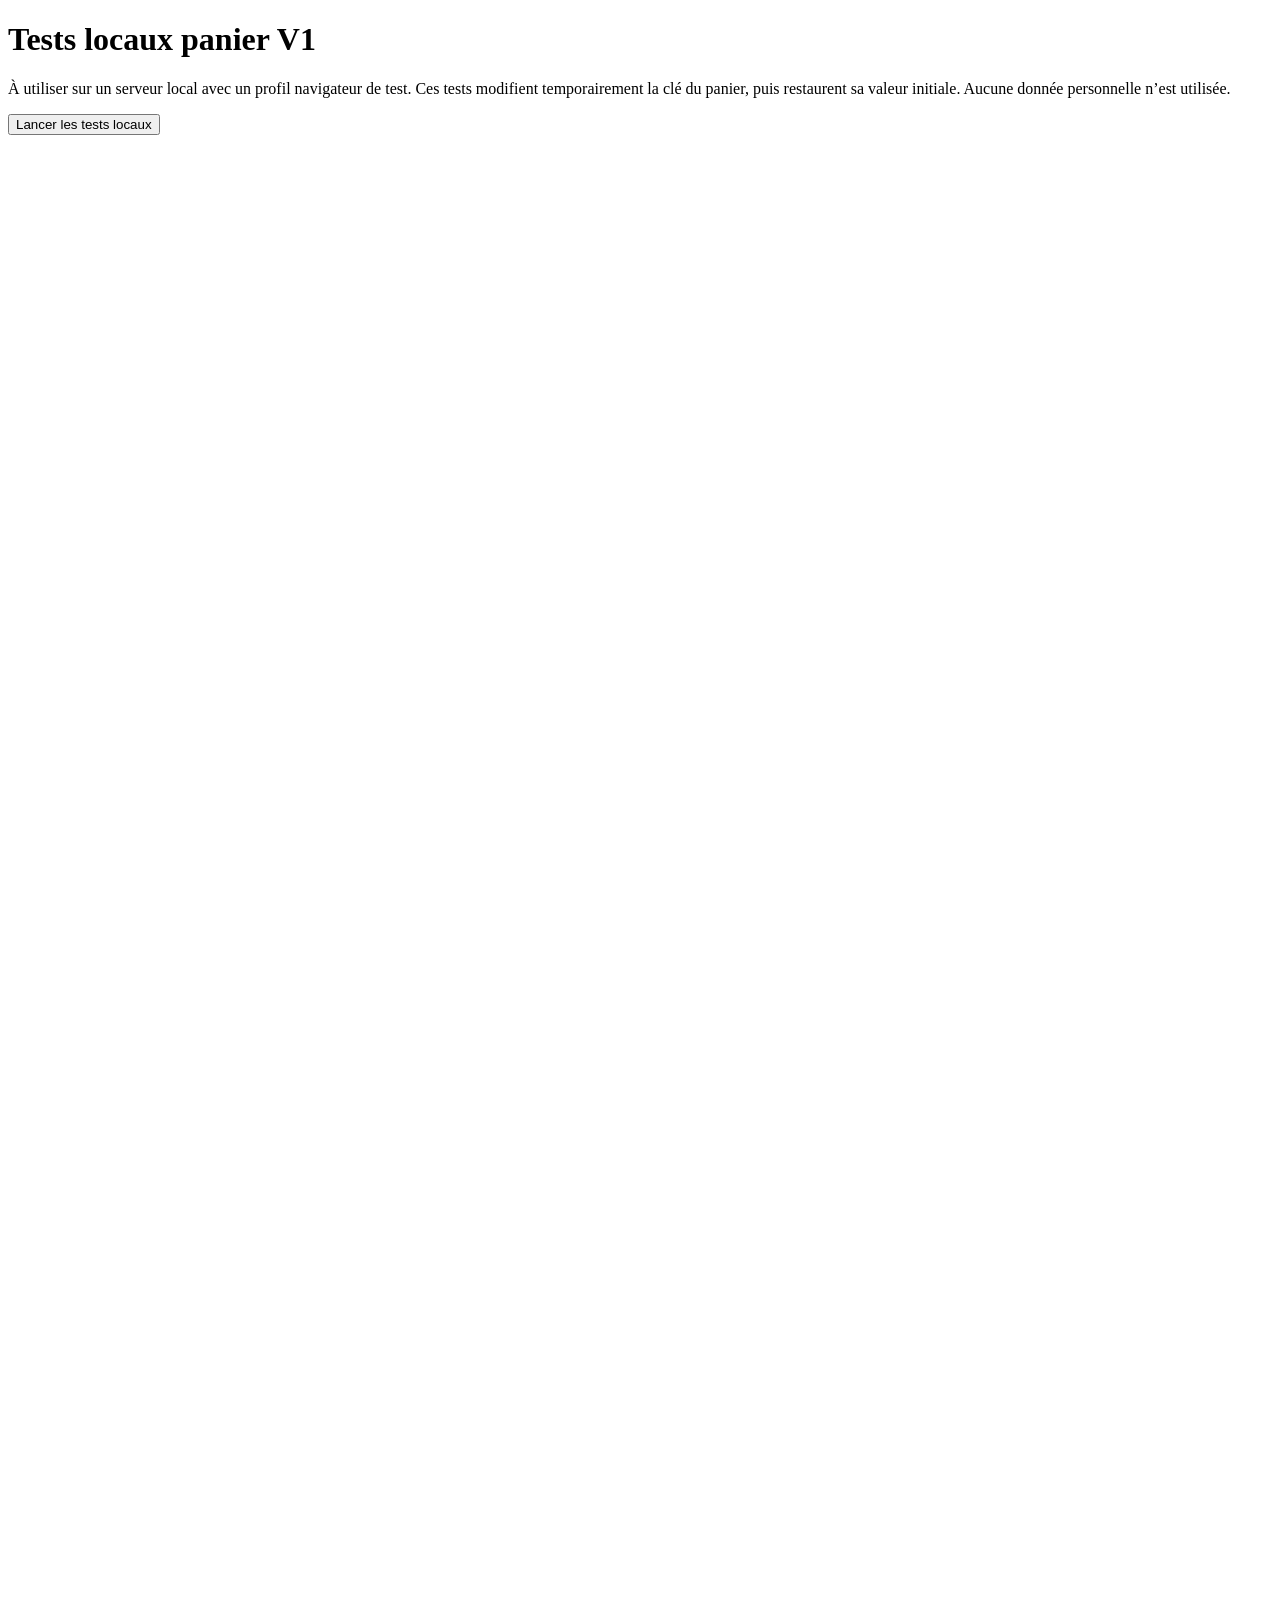
<file: tests/panier-v1.html>
<!DOCTYPE html>
<html lang="fr">
<head>
    <meta charset="UTF-8">
    <meta name="viewport" content="width=device-width, initial-scale=1">
    <title>Tests locaux panier V1</title>
</head>
<body>
    <h1>Tests locaux panier V1</h1>
    <p>À utiliser sur un serveur local avec un profil navigateur de test. Ces tests modifient temporairement la clé du panier, puis restaurent sa valeur initiale. Aucune donnée personnelle n’est utilisée.</p>
    <button type="button" id="run">Lancer les tests locaux</button>
    <pre id="results" role="status"></pre>
    <iframe title="Page testée" style="height:1600px;border:0"></iframe>
    <iframe title="Deuxième onglet simulé" style="height:500px;border:0"></iframe>
    <script src="panier-v1.js"></script>
</body>
</html>
</file>
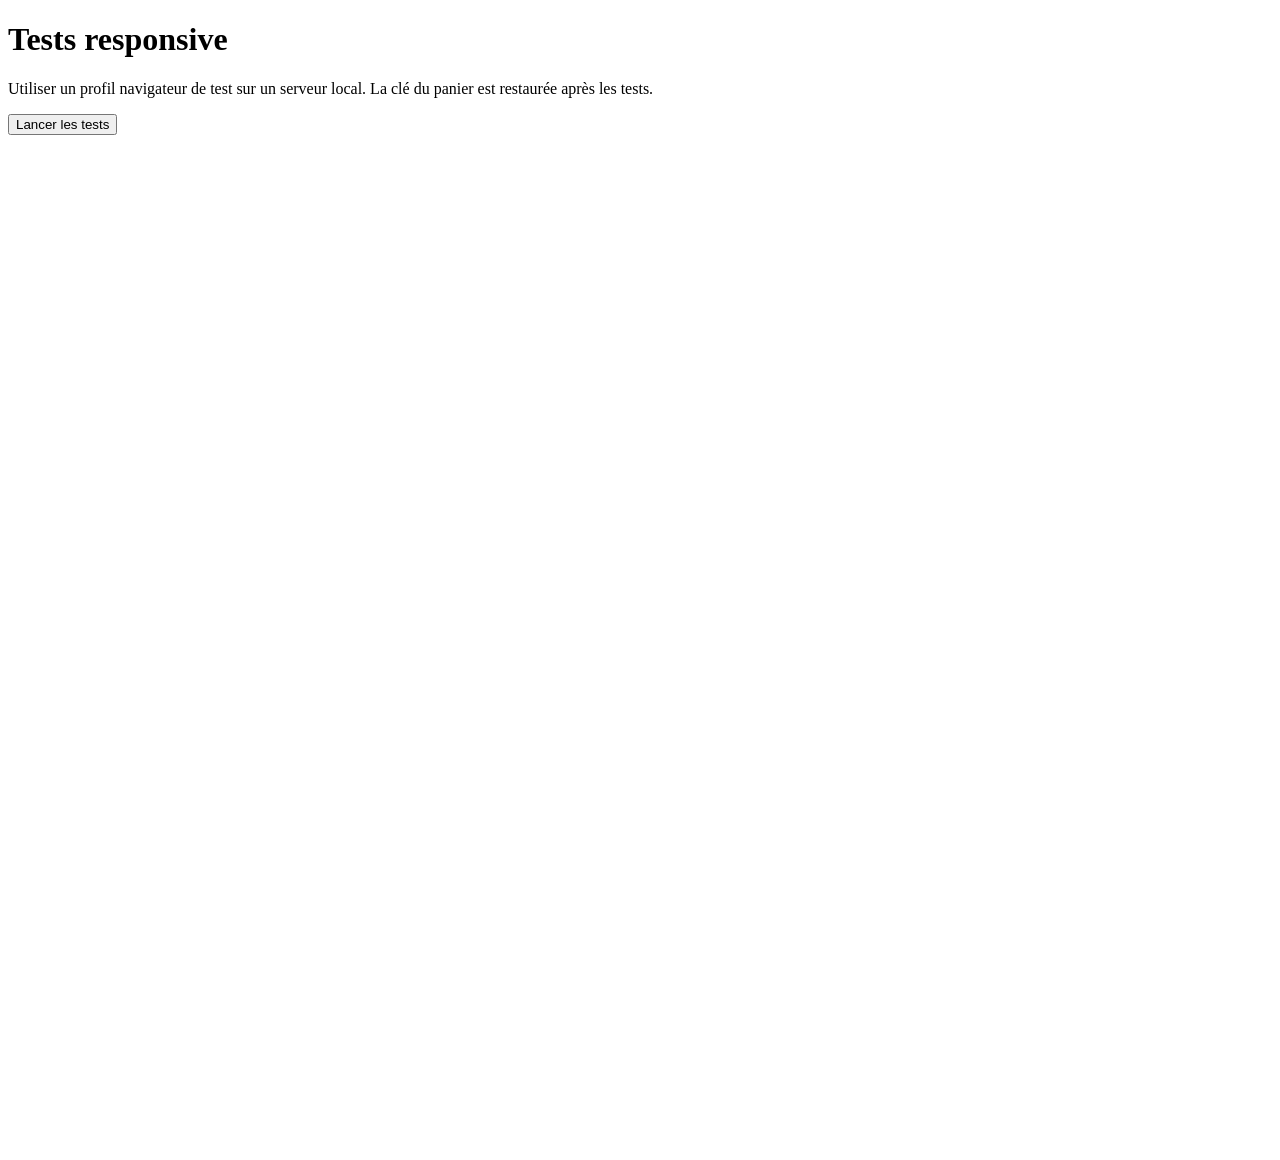
<file: tests/responsive.html>
<!DOCTYPE html>
<html lang="fr">
<head><meta charset="UTF-8"><meta name="viewport" content="width=device-width, initial-scale=1"><title>Tests responsive Afro T-Shirt</title></head>
<body>
    <h1>Tests responsive</h1>
    <p>Utiliser un profil navigateur de test sur un serveur local. La clé du panier est restaurée après les tests.</p>
    <button type="button" id="run">Lancer les tests</button>
    <pre id="results" role="status"></pre>
    <iframe title="Page testée" style="height:1000px;border:0"></iframe>
    <script src="responsive.js"></script>
</body>
</html>
</file>
<file: style.css>
/* Reset */
* {
    margin: 0;
    padding: 0;
    box-sizing: border-box;
}

html {
    scroll-behavior: smooth;
}

body {
    font-family: Arial, Helvetica, sans-serif;
    font-size: 1rem;
    line-height: 1.6;
    color: #111;
    background: #fff;
}

img {
    display: block;
    max-width: 100%;
}

a {
    color: inherit;
    text-decoration: none;
}

ul {
    list-style: none;
}

.container {
    width: min(73.75rem, calc(100% - 2rem));
    margin: 0 auto;
}/* Header */

.nav-list a.active::after {
    content: "";
    position: absolute;
    left: 0;
    bottom: 0;
    width: 100%;
    height: 1px;
    background: #111;
}

/* Navigation : base mobile, présentation desktop à partir de 768 px. */
.header {
    display: flex;
    flex-direction: column;
    align-items: center;
    background: #fff;
}

.header-logo {
    min-height: 130px;
    display: flex;
    align-items: center;
    justify-content: center;
}

.header-logo img {
    width: 120px;
    height: auto;
}

.header-navigation {
    position: relative;
    display: grid;
    width: min(73.75rem, calc(100% - 2rem));
    min-height: 64px;
    padding: 10px 0;
    grid-template-columns: minmax(0, 1fr) 44px;
    align-items: center;
    gap: 8px 16px;
}

.menu-toggle {
    display: inline-flex;
    align-items: center;
    gap: 10px;
    justify-self: start;
    min-height: 44px;
    padding: 8px;
    border: 1px solid #bcbcbc;
    border-radius: 6px;
    font: inherit;
    color: #111;
    background: #fff;
    cursor: pointer;
}

.menu-toggle[hidden],
.nav[hidden] {
    display: none;
}

.menu-toggle img {
    width: 24px;
    height: 24px;
}

.nav {
    grid-column: 1 / -1;
    min-width: 0;
}

.nav-list {
    display: flex;
    flex-direction: column;
    padding: 8px 0;
    gap: 6px;
}

.nav-list a {
    position: relative;
    display: inline-flex;
    align-items: center;
    min-height: 44px;
    max-width: 100%;
    padding: 8px 0;
    font-size: 1rem;
    color: #333;
    line-height: 1.5;
}

.cart-link {
    position: absolute;
    top: 10px;
    right: 0;
    display: inline-flex;
    align-items: center;
    justify-content: center;
    width: 44px;
    height: 44px;
}

.cart-link img {
    width: 22px;
    height: 22px;
}

@media (min-width: 768px) {
    .header-logo {
        min-height: 150px;
    }

    .header-logo img {
        width: 150px;
    }

    .header-navigation {
        display: flex;
        justify-content: center;
        min-height: 55px;
        padding: 0 56px;
    }

    .nav-list {
        flex-direction: row;
        flex-wrap: wrap;
        justify-content: center;
        gap: 0 22px;
        padding: 0;
    }

    .nav-list a {
        font-size: 0.875rem;
        padding-block: 8px;
    }

    .cart-link {
        top: 50%;
        transform: translateY(-50%);
    }

    .cart-link img {
        width: 24px;
        height: 24px;
    }
}

@media (min-width: 1024px) {
    .header-logo {
        min-height: 185px;
    }
}

/* Boutons */
.btn {
    display: inline-flex;
    align-items: center;
    justify-content: center;
    min-height: 54px;
    height: auto;
    padding: 0 22px;
    border: 1px solid transparent;
    border-radius: 6px;
    font-size: 1rem;
    font-weight: 400;
    max-width: 100%;
    padding-block: 12px;
    text-align: center;
}

.btn-primary,
.btn-dark {
    color: #fff;
    background: #071017;
}

.final-cta .btn-dark {
    background-color: #0b151b;
}

.btn-outline,
.btn-outline-light {
    color: #fff;
    background: transparent;
    border-color: rgba(255, 255, 255, 0.85);
}

.btn-outline-dark {
    color: #111;
    background: transparent;
    border-color: #111;
}

/* Hero */
.hero {
    position: relative;
    min-height: 680px;
    display: flex;
    align-items: center;
    justify-content: center;
    background-image: url("image/Accueil_hero.png");
    background-size: cover;
    background-position: center;
    background-repeat: no-repeat;
    color: #fff;
    text-align: center;
}

.hero-overlay {
    position: absolute;
    inset: 0;
    background: rgba(20, 16, 12, 0.64);
}

.hero-content {
    position: relative;
    z-index: 2;
    width: 90%;
    transform: translateY(-5px);
}

.hero h1 {
    margin-bottom: 18px;
    line-height: 1.15;
    font-weight: 700;
    letter-spacing: 1px;
}

.hero-subtitle {
    margin-bottom: 32px;
    color: rgba(255, 255, 255, 0.9);
}

.hero-buttons {
    display: flex;
    justify-content: center;
    gap: 12px;
}

.hero-buttons .btn {
    min-width: 220px;
}

/* Bien plus qu'un t-shirt */
.manifesto {
    position: relative;
    min-height: 535px;
    display: flex;
    align-items: center;
    background-image: url("image/champ_coton.webp");
    background-size: cover;
    background-position: center;
    background-repeat: no-repeat;
    color: #fff;
}

.manifesto-overlay {
    position: absolute;
    inset: 0;
    background: rgba(30, 22, 14, 0.64);
}

.manifesto-content {
    position: relative;
    z-index: 2;
    width: min(1180px, 75%);
    margin: 0 auto;
}

.manifesto-content h2 {
    max-width: 100%;
    width: 28.125rem;
    margin-bottom: 28px;
    line-height: 1.15;
    font-weight: 700;
}

.manifesto-content h2 span {
    color: #ead3aa;
}

.manifesto-content p {
    width: min(25.625rem, 100%);
    margin-bottom: 28px;
    color: rgba(255, 255, 255, 0.92);
    font-size: 1rem;
    line-height: 1.35;
}

.manifesto .btn {
    width: 220px;
    min-height: 54px;
    height: auto;
    font-size: 1rem;
}

/* Comment ça marche */
.how-it-works {
    width: 100%;
    min-height: 550px;
    padding: 40px 0 70px;
    background-color: #081219;
    color: #ffffff;
}

.how-it-works .container {
    width: min(73.75rem, 90%);
    margin: 0 auto;
}

.section-title {
    margin-bottom: 28px;
    text-align: center;
    font-weight: 700;
}

.steps-grid {
    width: 100%;
    display: grid;
    grid-template-columns: repeat(3, minmax(0, 1fr));
    gap: 14px;
    align-items: start;
}

.step-card {
    width: 100%;
    min-width: 0;
    text-align: center;
}

.step-card img {
    display: block;
    width: 100%;
    height: 270px;
    object-fit: cover;
    border-radius: 15px;
    margin: 0;
}

.step-card-content {
    padding-top: 18px;
}

.step-card-content h3 {
    margin: 0 0 5px;
    color: #ead3aa;
    font-size: 1.0625rem;
    font-weight: 600;
}

.step-card-content p {
    max-width: 210px;
    margin: 0 auto;
    color: #ffffff;
    font-size: 1rem;
    line-height: 1.3;
}

/* Rejoignez le mouvement */
.final-cta {
    min-height: 250px;
    display: flex;
    align-items: center;
    background: #ead3aa;
}

.final-cta-container {
    display: grid;
    grid-template-columns: 1fr 1.35fr;
    align-items: center;
    gap: 65px;
}

.final-cta-content h2 {
    margin-bottom: 5px;
    line-height: 1;
    font-weight: 700;
}

.final-cta-content p {
    font-size: 1rem;
}

.final-cta-buttons {
    display: grid;
    grid-template-columns: 1fr 1fr;
    gap: 12px;
}

.final-cta-buttons .btn {
    width: 100%;
    min-height: 44px;
    height: auto;
    font-size: 1rem;
}

/* Footer */
.footer {
    min-height: 160px;
    display: flex;
    align-items: center;
    background: #0c0c0c;
    color: #fff;
}

.footer-container {
    display: grid;
    grid-template-columns: 140px minmax(0, 1fr) 220px;
    align-items: center;
    gap: 30px;
}

.footer-logo img {
    width: 105px;
    height: auto;
}

.footer-nav ul {
    display: flex;
    align-items: center;
    justify-content: center;
    gap: 28px;
}

.footer-nav a {
    color: #fff;
    font-size: 1rem;
    font-weight: 600;
}

.footer-copyright {
    text-align: right;
}

.footer-copyright p {
    color: #bcbcbc;
    font-size: 1rem;
}

/* Tablette */
@media (max-width: 1023px) {

    .hero {
        min-height: 580px;
    }


    .manifesto {
        min-height: 500px;
    }

    .how-it-works {
        height: auto;
        padding: 45px 0 70px;
    }

    .step-card img {
        height: 210px;
    }

    .final-cta {
        
        padding: 60px 0;
    }

    .footer {
        
        padding: 40px 0;
    }

}

/* Mobile */
@media (max-width: 767px) {

    .hero {
        min-height: 500px;
        padding: 40px 20px;
    }



    .hero-buttons {
        flex-direction: column;
        align-items: center;
    }

    .hero-buttons .btn {
        width: 250px;
    }

    .manifesto {
        min-height: 520px;
        background-position: 65% center;
    }

    .manifesto-content {
        width: 86%;
    }

    .manifesto-content h2 {
        width: 100%;
    }

    .manifesto-content p {
        width: min(310px, 100%);
    }

    .steps-grid {
        grid-template-columns: 1fr;
        gap: 40px;
    }

    .step-card {
        width: min(390px, 100%);
        margin: auto;
    }

    .step-card img {
        height: auto;
    }

    .final-cta-container {
        grid-template-columns: 1fr;
        text-align: center;
        gap: 30px;
    }

    .final-cta-buttons {
        grid-template-columns: 1fr;
    }

    .footer-container {
        grid-template-columns: 1fr;
        text-align: center;
    }

    .footer-logo {
        display: flex;
        justify-content: center;
    }

    .footer-nav ul {
        flex-direction: column;
        gap: 15px;
    }

    .footer-copyright {
        text-align: center;
    }

}

/* À propos : hero */
.about-page {
    background: #e5d1ad;
}

.about-hero {
    min-height: 570px;
    padding: 65px 0;
    color: #fff;
    background: linear-gradient(90deg, rgba(35, 23, 10, 0.76), rgba(35, 23, 10, 0.18)), url("image/Main_de_coton.png") center 48% / cover no-repeat;
}

.about-hero h1 {
    margin-bottom: 28px;
    line-height: 1.1;
}

.about-hero p {
    max-width: 490px;
    font-size: 1.5rem;
    line-height: 1.65;
}

/* À propos : mission */
.about-mission {
    padding: clamp(3rem, 6vw, 5.625rem) 0;
}

.about-mission-layout {
    display: grid;
    grid-template-columns: minmax(220px, 0.8fr) minmax(0, 1.7fr);
    align-items: center;
    gap: clamp(2rem, 5vw, 5.625rem);
}

.about-mission-photo {
    width: 100%;
    max-width: 310px;
    height: 590px;
    justify-self: center;
    border-radius: 180px;
    object-fit: cover;
    object-position: 56% center;
}

.about-mission-copy h2,
.about-values h2 {
    line-height: 1.25;
    margin-bottom: 22px;
}

.about-mission-copy > p {
    margin-bottom: 16px;
    font-size: 1rem;
    line-height: 1.65;
}

.about-mission-copy .about-reasons-title {
    margin-top: 55px;
}

.about-reasons-grid {
    display: grid;
    grid-template-columns: repeat(3, minmax(0, 1fr));
    gap: 24px;
}

.about-reason img {
    margin: 0 auto 12px;
    object-fit: contain;
}

.about-reason h3 {
    margin-bottom: 22px;
    min-height: 44px;
    text-align: center;
    font-size: 1rem;
    line-height: 1.35;
}

.about-reason p {
    font-size: 1rem;
    line-height: 1.55;
}

/* À propos : valeurs */
.about-values {
    padding: clamp(2.5rem, 5vw, 4.375rem) 0 clamp(3rem, 8vw, 7.5rem);
}

.about-values-heading {
    max-width: 560px;
    margin: 0 auto 65px;
    text-align: center;
}

.about-values-heading h2 {
    margin-bottom: 12px;
}

.about-values-heading p {
    font-size: 1.25rem;
    line-height: 1.4;
    color: #514b40;
}

.about-values-grid {
    display: grid;
    grid-template-columns: repeat(3, minmax(0, 1fr));
    gap: 20px;
}

.about-value-card {
    display: grid;
    grid-template-columns: minmax(0, 1fr) minmax(0, 1.1fr);
    min-width: 0;
    background: #efdfbf;
}

.about-value-copy {
    padding: 24px 16px;
    align-self: center;
}

.about-value-copy h3 {
    margin-bottom: 16px;
    font-size: 1.125rem;
    line-height: 1.25;
    overflow-wrap: anywhere;
}

.about-value-copy p {
    font-size: 1rem;
    line-height: 1.6;
}

.about-value-card > img {
    width: 100%;
    height: 100%;
    min-height: 280px;
    object-fit: cover;
}

/* À propos : tablette */
@media (max-width: 1023px) {
    .about-mission-layout {
        grid-template-columns: minmax(180px, 0.7fr) minmax(0, 1.7fr);
        gap: 35px;
    }

    .about-reasons-grid {
        gap: 16px;
    }

    .about-values-grid {
        grid-template-columns: repeat(2, minmax(0, 1fr));
    }

}

/* À propos : mobile */
@media (max-width: 767px) {
    .about-hero {
        min-height: 460px;
        padding: 50px 0;
        background-position: center, 58% center;
    }

    .about-hero p {
        max-width: 340px;
        font-size: 1.25rem;
    }

    .about-mission {
        padding: 50px 0 30px;
    }

    .about-mission-layout,
    .about-reasons-grid,
    .about-values-grid {
        grid-template-columns: 1fr;
    }

    .about-mission-photo {
        width: 220px;
        height: 390px;
    }

    .about-reasons-grid {
        gap: 32px;
    }

    .about-reason h3 {
        min-height: 0;
        margin-bottom: 12px;
    }

    .about-reason p {
        max-width: 360px;
        margin: 0 auto;
        font-size: 1rem;
    }

    .about-values {
        padding: 40px 0 60px;
    }

    .about-values-heading {
        margin-bottom: 35px;
    }

    .about-value-card {
        max-width: 440px;
        margin: 0 auto;
    }

    .about-value-copy {
        padding: 20px 14px;
    }

}

/* Boutique : bannière et catalogue */
.boutique-hero {
    height: clamp(320px, 37vw, 650px);
    overflow: hidden;
    background: #192021;
}

.boutique-hero img {
    width: 100%;
    height: 100%;
    object-fit: cover;
    object-position: center 43%;
}

.boutique-layout {
    display: grid;
    grid-template-columns: 190px minmax(0, 1fr);
    gap: 36px;
    padding-top: 65px;
    padding-bottom: 90px;
}

.boutique-sidebar h2 {
    padding-bottom: 18px;
    margin-bottom: 16px;
    border-bottom: 1px solid #111;
    font-size: 1.375rem;
}

.boutique-categories {
    display: flex;
    flex-direction: column;
    align-items: flex-start;
    gap: 12px;
}

.boutique-category {
    padding: 0;
    border: 0;
    background: transparent;
    color: #111;
    font: inherit;
    text-align: left;
    line-height: 1.4;
    cursor: pointer;
}

.boutique-category[aria-pressed="true"] {
    text-decoration: underline;
    text-underline-offset: 4px;
}

.boutique-category:disabled {
    color: #595959;
    cursor: not-allowed;
}

.boutique-catalogue {
    min-width: 0;
}

.boutique-catalogue h1 {
    line-height: 1.2;
    margin-bottom: 32px;
}

.boutique-toolbar {
    display: flex;
    justify-content: flex-end;
    align-items: center;
    flex-wrap: wrap;
    gap: 12px;
    margin-bottom: 22px;
}

.boutique-toolbar select {
    max-width: 100%;
    min-width: 180px;
    padding: 9px 16px;
    border: 1px solid #111;
    border-radius: 24px;
    background: #fff;
    color: #111;
    font: inherit;
}

.boutique-note {
    font-size: 1rem;
    line-height: 1.5;
    margin: 18px 0;
    color: #595959;
}

.boutique-grid {
    display: grid;
    grid-template-columns: repeat(4, minmax(0, 1fr));
    gap: 36px 18px;
}

.boutique-card {
    display: flex;
    flex-direction: column;
    align-items: center;
    min-width: 0;
    text-align: center;
}

.boutique-product-image {
    width: 100%;
    height: 250px;
    object-fit: contain;
    margin-bottom: 20px;
}

.boutique-placeholder {
    display: flex;
    align-items: center;
    justify-content: center;
    background: #f5f5f5;
    color: #595959;
}

.boutique-card h2 {
    font-size: 1.125rem;
    line-height: 1.4;
    margin-bottom: 12px;
}

.boutique-price {
    margin-bottom: 18px;
    font-size: 1rem;
}

.boutique-price del {
    color: #666;
    margin-right: 6px;
}

.boutique-add {
    max-width: 100%;
    margin-top: auto;
    padding: 12px 16px;
    border: 1px solid #777;
    border-radius: 30px;
    color: #595959;
    background: #fff;
    font: inherit;
    font-size: 1rem;
    cursor: pointer;
}

.boutique-sr-only {
    position: absolute;
    width: 1px;
    height: 1px;
    padding: 0;
    margin: -1px;
    overflow: hidden;
    clip-path: inset(50%);
    white-space: nowrap;
}

/* Boutique : tablette et mobile */
@media (max-width: 1100px) {
    .boutique-grid {
        grid-template-columns: repeat(3, minmax(0, 1fr));
    }

}

@media (max-width: 900px) {
    .boutique-layout {
        grid-template-columns: 160px minmax(0, 1fr);
        gap: 24px;
    }

    .boutique-grid {
        grid-template-columns: repeat(2, minmax(0, 1fr));
    }
}

@media (max-width: 767px) {
    .boutique-hero img {
        object-position: 60% center;
    }

    .boutique-layout {
        grid-template-columns: 1fr;
        padding-top: 35px;
        padding-bottom: 50px;
    }

    .boutique-categories {
        flex-direction: row;
        flex-wrap: wrap;
        gap: 14px 20px;
    }

    .boutique-product-image {
        height: 210px;
    }

}

@media (max-width: 400px) {
    .boutique-grid {
        grid-template-columns: 1fr;
    }

    .boutique-product-image {
        height: 280px;
    }
}

/* Nous rejoindre : hero et boutons */
.rejoindre-hero {
    display: flex;
    align-items: center;
    min-height: 680px;
    padding: 85px 0;
    background: linear-gradient(rgba(0, 0, 0, 0.68), rgba(0, 0, 0, 0.68)), url("image/hero_scan_leopad.png") center / cover no-repeat;
    color: #fff;
    text-align: center;
}

.rejoindre-hero h1 {
    margin-bottom: 24px;
    line-height: 1.15;
}

.rejoindre-hero span,
.rejoindre-affiliation h2 span,
.rejoindre-profiles h2 span {
    color: #e5d1ad;
}

.rejoindre-hero p {
    font-size: 1.375rem;
    line-height: 1.6;
}

.rejoindre-hero-buttons {
    display: flex;
    justify-content: center;
    flex-wrap: wrap;
    gap: 20px;
    margin-top: 65px;
}

.rejoindre-button {
    display: inline-flex;
    align-items: center;
    justify-content: center;
    max-width: 100%;
    min-height: 50px;
    padding: 12px 28px;
    border: 1px solid #e5d1ad;
    border-radius: 8px;
    background: #e5d1ad;
    color: #111;
    line-height: 1.4;
    text-align: center;
}

.rejoindre-hero-buttons .rejoindre-button {
    min-width: 235px;
}

.rejoindre-button-outline {
    background: transparent;
    color: #e5d1ad;
}

.rejoindre-button-dark {
    border-color: #111;
    background: #111;
    color: #fff;
}

/* Nous rejoindre : offres et affiliation */
.rejoindre-textile,
.rejoindre-affiliation,
.rejoindre-profiles {
    padding: clamp(3rem, 6vw, 4.6875rem) 0;
    text-align: center;
    scroll-margin-top: 24px;
}

.rejoindre-textile {
    background: #fff;
}

.rejoindre-textile h2,
.rejoindre-affiliation h2,
.rejoindre-profiles h2,
.rejoindre-contact h2 {
    margin-bottom: 22px;
    font-size: clamp(1.75rem, 3vw, 2.375rem);
    line-height: 1.25;
}

.rejoindre-subtitle {
    max-width: 900px;
    margin: 0 auto 42px;
    font-size: 1.125rem;
    line-height: 1.6;
}

.rejoindre-textile-grid {
    display: grid;
    grid-template-columns: repeat(4, minmax(0, 1fr));
    gap: 18px;
    margin-bottom: 35px;
}

.rejoindre-textile-card img {
    width: 100%;
    aspect-ratio: 1.1;
    object-fit: cover;
}

.rejoindre-textile-card figcaption {
    margin-top: 18px;
    font-size: 1.125rem;
    line-height: 1.5;
}

.rejoindre-professional-note {
    margin-top: 16px;
    color: #595959;
    font-size: 1rem;
    line-height: 1.5;
}

.rejoindre-affiliation {
    background: #111;
    color: #fff;
}

.rejoindre-benefits-grid,
.rejoindre-profiles-grid {
    display: grid;
    grid-template-columns: repeat(3, minmax(0, 1fr));
    gap: 22px;
    margin: 45px 0 38px;
}

.rejoindre-benefit img {
    width: 100%;
    height: 280px;
    border-radius: 20px;
    object-fit: cover;
}

.rejoindre-benefit:nth-child(3) img {
    object-position: center top;
}

.rejoindre-benefit h3 {
    margin: 18px 0 10px;
    font-size: 1.375rem;
}

.rejoindre-benefit p {
    max-width: 320px;
    margin: 0 auto;
    line-height: 1.6;
}

/* Nous rejoindre : profils et contact */
.rejoindre-profiles {
    background: #0c151b;
    color: #fff;
}

.rejoindre-profile {
    position: relative;
    display: flex;
    align-items: flex-end;
    min-height: 350px;
    overflow: hidden;
    border-radius: 20px;
    isolation: isolate;
}

.rejoindre-profile > img {
    position: absolute;
    inset: 0;
    width: 100%;
    height: 100%;
    object-fit: cover;
    z-index: -2;
}

.rejoindre-profile::before {
    position: absolute;
    inset: 0;
    content: "";
    background: linear-gradient(rgba(0, 0, 0, 0.12), rgba(0, 0, 0, 0.72) 45%, rgba(0, 0, 0, 0.9));
    z-index: -1;
}

.rejoindre-profile-content {
    width: 100%;
    padding: 28px 16px;
}

.rejoindre-profile h3 {
    margin-bottom: 8px;
    font-size: 1.375rem;
    color: #e5d1ad;
}

.rejoindre-profile p {
    margin-bottom: 20px;
    line-height: 1.5;
}

.rejoindre-contact {
    padding: 60px 0;
    background: #e5d1ad;
}

.rejoindre-contact-layout {
    display: grid;
    grid-template-columns: minmax(0, 1.8fr) minmax(0, 1fr);
    align-items: center;
    gap: 70px;
}

.rejoindre-contact p {
    max-width: 660px;
    line-height: 1.65;
}

.rejoindre-contact-details {
    text-align: right;
}

.rejoindre-contact-details h3 {
    margin-bottom: 20px;
    font-size: 1.5rem;
}

.rejoindre-contact address {
    display: flex;
    flex-direction: column;
    gap: 12px;
    font-style: normal;
    overflow-wrap: anywhere;
}

.rejoindre-contact address a:hover {
    text-decoration: underline;
}

/* Nous rejoindre : tablette et mobile */

@media (max-width: 1023px) {
    .rejoindre-textile-grid,
    .rejoindre-benefits-grid,
    .rejoindre-profiles-grid {
        grid-template-columns: repeat(2, minmax(0, 1fr));
    }

    .rejoindre-contact-layout {
        gap: 30px;
    }
}

@media (max-width: 767px) {
    .rejoindre-hero {
        min-height: 560px;
        padding: 60px 0;
    }

    .rejoindre-hero p {
        font-size: 1.125rem;
    }

    .rejoindre-hero-buttons {
        flex-direction: column;
        align-items: center;
        margin-top: 35px;
    }

    .rejoindre-textile,
    .rejoindre-affiliation,
    .rejoindre-profiles {
        padding: 50px 0;
    }

    .rejoindre-textile-grid,
    .rejoindre-benefits-grid,
    .rejoindre-profiles-grid,
    .rejoindre-contact-layout {
        grid-template-columns: 1fr;
    }

    .rejoindre-contact-details {
        text-align: left;
    }

}

/* Contact : contenu et formulaire */
.contact-main {
    padding: 55px 0 85px;
    background: #0c151b;
    color: #fff;
}

.contact-layout {
    display: grid;
    grid-template-columns: repeat(2, minmax(0, 1fr));
    gap: 0 60px;
    align-items: start;
}

.contact-intro {
    padding: 75px 0 45px;
}

.contact-intro h1 {
    margin-bottom: 20px;
    color: #e5d1ad;
    line-height: 1.2;
}

.contact-intro p {
    font-size: 1.125rem;
    line-height: 1.65;
}

.contact-form {
    position: relative;
    z-index: 1;
    padding: 32px;
    border-radius: 20px;
    background: #fff;
    color: #172027;
}

.contact-field {
    margin-bottom: 20px;
}

.contact-field label {
    display: block;
    margin-bottom: 7px;
    line-height: 1.5;
}

.contact-field input,
.contact-field select,
.contact-field textarea {
    display: block;
    width: 100%;
    min-width: 0;
    min-height: 52px;
    padding: 14px 16px;
    border: 1px solid #8995a5;
    border-radius: 9px;
    background: #fff;
    color: #172027;
    font: inherit;
}

.contact-field input::placeholder,
.contact-field textarea::placeholder {
    color: #626870;
    opacity: 1;
}

.contact-form[hidden] {
    display: none;
}

.contact-form fieldset {
    min-width: 0;
    border: 0;
}

.contact-form-legend {
    padding: 0;
    margin-bottom: 20px;
    font-size: 1.25rem;
    font-weight: 700;
    line-height: 1.4;
}

.contact-field textarea {
    resize: vertical;
    min-height: 140px;
}

.contact-field [aria-invalid="true"] {
    border: 2px solid #a52222;
}

.contact-submit {
    padding: 13px 32px;
    min-height: 48px;
    border: 1px solid #2b2b2b;
    border-radius: 30px;
    background: #2b2b2b;
    color: #fff;
    font: inherit;
    cursor: pointer;
}

.contact-submit:disabled {
    cursor: not-allowed;
}

.contact-required,
.contact-demo {
    color: #515761;
    font-size: 1rem;
    line-height: 1.5;
}

.contact-required {
    margin-bottom: 20px;
}

.contact-demo {
    margin-top: 16px;
}

.contact-reason {
    margin-bottom: 18px;
    font-weight: 700;
    line-height: 1.5;
}

.contact-error {
    margin-top: 6px;
    color: #a52222;
    font-size: 1rem;
    line-height: 1.5;
}

.contact-status:not(:empty) {
    margin-top: 18px;
    line-height: 1.5;
}

/* Contact : zone photo sous le formulaire */
.contact-photo {
    grid-column: 1 / -1;
    margin-top: 32px;
    min-height: 390px;
    border-radius: 28px;
    overflow: hidden;
}

.contact-photo img {
    width: 100%;
    height: 390px;
    object-fit: cover;
    object-position: center;
}

/* Contact : tablette et mobile */

@media (max-width: 1023px) {
    .contact-layout {
        grid-template-columns: 1fr;
        gap: 30px;
    }

    .contact-intro {
        padding: 0;
    }

    .contact-photo {
        margin-top: 0;
        min-height: 270px;
    }

    .contact-photo img {
        height: 270px;
    }
}

@media (max-width: 767px) {
    .contact-main {
        padding: 40px 0 50px;
    }

    .contact-form {
        padding: 24px 20px;
    }

}

/* Accessibilité commune */
:where(a, button, input, select, textarea):focus-visible {
    outline: 3px solid #245ca6;
    outline-offset: 3px;
    box-shadow: 0 0 0 3px #fff;
}

.skip-link {
    position: absolute;
    left: 16px;
    top: 12px;
    z-index: 10;
    padding: 12px 18px;
    background: #fff;
    color: #111;
    transform: translateY(-200%);
}

.skip-link:focus {
    transform: translateY(0);
}

main:focus {
    outline: none;
}

/* Composants communs : tablette et mobile */
@media (max-width: 1100px) {
    .footer {
        
        padding: 40px 0;
    }

    .footer-container {
        grid-template-columns: 100px minmax(0, 1fr);
    }

    .footer-nav ul {
        flex-wrap: wrap;
        gap: 20px;
    }

    .footer-copyright {
        grid-column: 1 / -1;
        text-align: center;
    }
}

@media (max-width: 767px) {

    .footer-container {
        grid-template-columns: 1fr;
    }

    .hero,
    .manifesto {
        height: auto;
        min-height: 500px;
        padding: 50px 20px;
    }

    .hero-buttons .btn {
        min-width: 0;
        width: min(250px, 100%);
        min-height: 54px;
        height: auto;
        padding: 12px 18px;
    }

    .manifesto-content {
        width: 100%;
    }

    .about-value-card {
        grid-template-columns: minmax(0, 1fr) minmax(0, 1.1fr);
    }
}

@media (prefers-reduced-motion: reduce) {
    html {
        scroll-behavior: auto;
    }
}

/* Boutique : liens vers les fiches */
.boutique-product-link {
    display: block;
    width: 100%;
}

.boutique-card h2 a:hover,
.produit-related-link:hover h3 {
    text-decoration: underline;
    text-underline-offset: 5px;
}

/* Produit : fiche et galerie */
.produit-main {
    padding: 35px 0 85px;
    background: #fff;
}

.produit-breadcrumb ol {
    display: flex;
    flex-wrap: wrap;
    gap: 10px;
    margin-bottom: 40px;
    padding: 0;
    list-style: none;
    color: #515761;
    font-size: 0.875rem;
    line-height: 1.6;
}

.produit-breadcrumb li + li::before {
    content: "/";
    margin-right: 10px;
}

.produit-breadcrumb a:hover {
    text-decoration: underline;
}

.produit-layout {
    display: grid;
    grid-template-columns: minmax(0, 1.1fr) minmax(0, 1fr);
    align-items: center;
    gap: 65px;
}

.produit-gallery {
    padding: 35px;
    border-radius: 20px;
    background: #f6f3ed;
}

.produit-main-image {
    display: block;
    width: 100%;
    height: 520px;
    object-fit: contain;
}

.produit-placeholder {
    display: flex;
    align-items: center;
    justify-content: center;
    padding: 25px;
    border: 1px dashed #8c867b;
    border-radius: 12px;
    color: #514b40;
    text-align: center;
    background: #f6f3ed;
}

.produit-eyebrow {
    margin-bottom: 18px;
    font-size: 1rem;
    font-weight: 700;
    letter-spacing: 2px;
    color: #605644;
}

.produit-information h1 {
    margin-bottom: 25px;
    line-height: 1.15;
    overflow-wrap: anywhere;
}

.produit-price {
    margin-bottom: 28px;
    font-size: 1.75rem;
}

.produit-price del {
    margin-right: 12px;
    font-size: 1.25rem;
    color: #626870;
}

.produit-description,
.produit-specifications {
    margin-bottom: 25px;
    line-height: 1.7;
}

.produit-specifications h2 {
    margin-bottom: 15px;
    font-size: 1.375rem;
}

.produit-specifications dt {
    margin-top: 12px;
    font-weight: 700;
}

.produit-notice {
    margin-bottom: 30px;
    padding: 18px;
    border-left: 3px solid #c7aa77;
    background: #f6f3ed;
    color: #514b40;
    line-height: 1.6;
}

.produit-back {
    max-width: 100%;
    height: auto;
    min-height: 54px;
    padding-top: 12px;
    padding-bottom: 12px;
    text-align: center;
}

.produit-layout-empty {
    grid-template-columns: 1fr;
    max-width: 720px;
}

/* Produit : autres modèles */
.produit-related {
    margin-top: 80px;
    padding-top: 45px;
    border-top: 1px solid #ddd7cb;
}

.produit-related > h2 {
    margin-bottom: 30px;
    font-size: 1.75rem;
    line-height: 1.3;
}

.produit-related-grid {
    display: grid;
    grid-template-columns: repeat(4, minmax(0, 1fr));
    gap: 24px;
}

.produit-related-link {
    display: block;
    height: 100%;
    text-align: center;
}

.produit-related-image {
    width: 100%;
    height: 230px;
    margin-bottom: 18px;
    object-fit: contain;
}

.produit-related-link h3 {
    font-size: 1.125rem;
    line-height: 1.4;
}

/* Produit : tablette et mobile */
@media (max-width: 1023px) {
    .produit-layout {
        gap: 30px;
    }

    .produit-gallery {
        padding: 20px;
    }

    .produit-main-image {
        height: 400px;
    }

    .produit-related-grid {
        grid-template-columns: repeat(2, minmax(0, 1fr));
    }
}

@media (max-width: 767px) {
    .produit-layout {
        grid-template-columns: 1fr;
    }

    .produit-main-image {
        height: 340px;
    }

    .produit-related {
        margin-top: 50px;
    }

    .produit-related-image {
        height: 170px;
    }
}

@media (max-width: 400px) {
    .produit-related-grid {
        grid-template-columns: 1fr;
    }
}

/* Panier V1 : compteur et gestion locale */
.cart-count {
    position: absolute;
    right: -3px;
    top: -3px;
    min-width: 20px;
    padding: 2px 4px;
    border-radius: 12px;
    background: #071017;
    color: #fff;
    font-size: 0.75rem;
    text-align: center;
}

.cart-storage-note {
    padding: 16px;
    background: #fff0cf;
    color: #33270f;
    line-height: 1.5;
}

.produit-add {
    margin: 0 12px 18px 0;
    cursor: pointer;
}

.panier-main {
    padding: 50px 0 80px;
}

.panier-main h1 {
    margin-bottom: 24px;
}

.panier-demo,
.panier-checkout,
.panier-receipt {
    padding: 24px;
    border-radius: 16px;
    background: #f6f3ed;
    line-height: 1.6;
    margin-bottom: 28px;
}

.panier-help {
    margin: 20px 0;
    line-height: 1.6;
}

.panier-layout {
    display: grid;
    grid-template-columns: minmax(0, 1.7fr) minmax(0, 1fr);
    gap: 40px;
    align-items: start;
    margin-bottom: 32px;
}

.panier-item {
    display: grid;
    grid-template-columns: 120px minmax(0, 1fr);
    gap: 24px;
    padding: 24px 0;
    border-bottom: 1px solid #ddd7cb;
    line-height: 1.6;
}

.panier-item img {
    width: 100%;
    height: 150px;
    object-fit: contain;
}

.panier-item h2 {
    font-size: 1.3125rem;
    margin-bottom: 12px;
}

.panier-item label {
    display: block;
    margin-top: 14px;
}

.panier-item input {
    width: 90px;
    max-width: 100%;
    min-height: 44px;
    padding: 8px;
    font: inherit;
    border: 1px solid #666;
    border-radius: 6px;
}

.panier-item input[aria-invalid="true"] {
    border: 2px solid #a52222;
}

.panier-summary {
    padding: 24px;
    border-radius: 16px;
    background: #e5d1ad;
    line-height: 1.6;
}

.panier-summary p,
.panier-checkout p,
.panier-receipt p {
    margin: 16px 0;
}

.panier-main .btn {
    max-width: 100%;
    height: auto;
    min-height: 54px;
    padding-top: 12px;
    padding-bottom: 12px;
    cursor: pointer;
    text-align: center;
}

.panier-main .btn:disabled {
    opacity: 0.65;
    cursor: not-allowed;
}

.panier-link-button {
    display: inline-block;
    min-height: 44px;
    padding: 10px 0;
    border: 0;
    background: transparent;
    color: #111;
    font: inherit;
    text-decoration: underline;
    cursor: pointer;
}

.panier-link-button:disabled {
    cursor: not-allowed;
    color: #595959;
}

.panier-checkout ul,
.panier-receipt ul {
    padding-left: 20px;
    list-style: disc;
}

.panier-back {
    display: inline-block;
    padding: 12px 0;
    text-decoration: underline;
}

@media (max-width: 1023px) {
    .panier-layout {
        grid-template-columns: 1fr;
        gap: 24px;
    }
}

@media (max-width: 400px) {
    .panier-item {
        grid-template-columns: 80px minmax(0, 1fr);
        gap: 16px;
    }
}

/* Échelle fluide : rem respecte la taille de texte choisie par l’utilisateur. */
:root {
    --titre-grand: clamp(2rem, 1.3rem + 3vw, 4rem);
    --titre-section: clamp(1.75rem, 1.25rem + 1.4vw, 2.375rem);
    --titre-carte: clamp(1.125rem, 1rem + 0.4vw, 1.375rem);
}

button,
input,
select,
textarea {
    font-family: inherit;
}

:where(main h1) {
    font-size: var(--titre-grand);
    line-height: 1.2;
}

:where(main h2) {
    font-size: var(--titre-section);
    line-height: 1.3;
}

:where(main h3) {
    font-size: var(--titre-carte);
    line-height: 1.4;
}

:where(main p, main h1, main h2, main h3, label, legend, figcaption, li) {
    overflow-wrap: anywhere;
}

:where(main section, main article, main aside, main form, main fieldset, .container > div) {
    min-width: 0;
}

.hero h1,
.about-hero h1,
.rejoindre-hero h1 {
    font-size: var(--titre-grand);
}

.manifesto-content h2 {
    font-size: clamp(2rem, 1.25rem + 2.5vw, 3.4375rem);
}

.section-title,
.final-cta-content h2,
.about-mission-copy h2,
.about-values h2 {
    font-size: var(--titre-section);
}

.boutique-catalogue h1,
.produit-information h1,
.contact-intro h1,
.panier-main h1 {
    font-size: clamp(2rem, 1.25rem + 2.5vw, 3rem);
}

.hero-subtitle {
    font-size: 1rem;
    line-height: 1.6;
}

.hero-content,
.hero-buttons,
.final-cta-buttons {
    min-width: 0;
}

.hero-buttons {
    flex-wrap: wrap;
}

.hero,
.manifesto,
.final-cta,
.footer {
    padding-block: clamp(2.5rem, 5vw, 4rem);
}

.hero-content p,
.rejoindre-hero p {
    max-width: 65ch;
    margin-inline: auto;
}

.boutique-category,
.footer-nav a {
    display: inline-flex;
    align-items: center;
    min-height: 44px;
}

.footer-nav a,
.footer-copyright p {
    font-size: 1rem;
}

.footer-nav ul {
    flex-wrap: wrap;
}

.rejoindre-hero-buttons .rejoindre-button {
    min-width: min(235px, 100%);
}

.rejoindre-profile {
    min-height: 350px;
    height: auto;
}

.contact-form legend {
    max-width: 100%;
    white-space: normal;
}

.panier-summary,
.panier-checkout,
.panier-receipt {
    overflow-wrap: anywhere;
}

/* Deux colonnes texte/image seraient trop étroites dans les cartes de valeurs. */
@media (max-width: 1023px) {
    .about-mission-layout {
        grid-template-columns: 1fr;
    }

    .about-mission-photo {
        width: min(280px, 100%);
        height: 380px;
    }

    .about-value-card {
        display: flex;
        flex-direction: column-reverse;
    }

    .about-value-card > img {
        height: 240px;
        min-height: 0;
    }

    .final-cta-container {
        grid-template-columns: 1fr;
        gap: 28px;
    }

    .final-cta-content p {
        max-width: 65ch;
    }

    .produit-layout {
        grid-template-columns: 1fr;
    }
}

@media (max-width: 767px) {
    .about-hero {
        background-image: linear-gradient(rgba(35, 23, 10, 0.68), rgba(35, 23, 10, 0.68)), url("image/Main_de_coton.png");
    }

    main p,
    .btn,
    .boutique-add,
    .boutique-note,
    .contact-required,
    .contact-demo,
    .contact-error,
    .rejoindre-professional-note,
    .produit-breadcrumb ol {
        font-size: 1rem;
    }

    .about-values-grid,
    .boutique-grid,
    .produit-related-grid {
        grid-template-columns: 1fr;
    }

    .about-value-card,
    .boutique-card {
        width: 100%;
        max-width: 440px;
        margin-inline: auto;
    }

    .hero-buttons .btn {
        min-width: 0;
        width: 100%;
    }

    .panier-item {
        grid-template-columns: 1fr;
    }

    .panier-item img {
        max-width: 160px;
        margin-inline: auto;
    }

    .panier-summary,
    .panier-demo,
    .panier-checkout,
    .panier-receipt {
        padding: 20px;
    }

    .contact-form {
        padding: 24px 16px;
    }
}

@media (min-width: 430px) and (max-width: 767px) {
    .boutique-grid,
    .produit-related-grid {
        grid-template-columns: repeat(2, minmax(0, 1fr));
    }
}

/* États interactifs des CTA */
@media (prefers-reduced-motion: no-preference) {
    :is(a[href], button, input[type="submit"]):is(.btn, .rejoindre-button, .contact-submit, .boutique-add, .panier-link-button, .panier-back):not(:disabled, [aria-disabled="true"]) {
        transition: background-color 220ms ease, color 220ms ease, border-color 220ms ease;
    }

    .final-cta-buttons a.btn[href]:not([aria-disabled="true"]),
    a.rejoindre-button[href]:not(.rejoindre-button-outline, .rejoindre-button-dark, [aria-disabled="true"]) {
        transition-duration: 250ms;
    }
}

:is(a[href], button, input[type="submit"]):is(.btn, .rejoindre-button, .contact-submit, .boutique-add, .panier-link-button, .panier-back):not(:disabled, [aria-disabled="true"]):focus-visible {
    background-color: #e5d1ad;
    color: #111;
    border-color: #111;
}

@media (hover: hover) {
    :is(a[href], button, input[type="submit"]):is(.btn, .rejoindre-button, .contact-submit, .boutique-add, .panier-link-button, .panier-back):not(:disabled, [aria-disabled="true"]):hover {
        background-color: #e5d1ad;
        color: #111;
        border-color: #111;
    }

    .final-cta .final-cta-buttons a.btn-dark[href]:not([aria-disabled="true"]):hover {
        background-color: #fff;
        border-color: #fff;
        color: #111;
    }

    .final-cta-buttons a.btn-outline-dark[href]:not([aria-disabled="true"]):hover {
        background-color: #0b151b;
        color: #fff;
    }

    a.rejoindre-button[href]:not(.rejoindre-button-outline, .rejoindre-button-dark, [aria-disabled="true"]):hover {
        background-color: #fff;
        border-color: #e5d1ad;
    }
}
</file>
